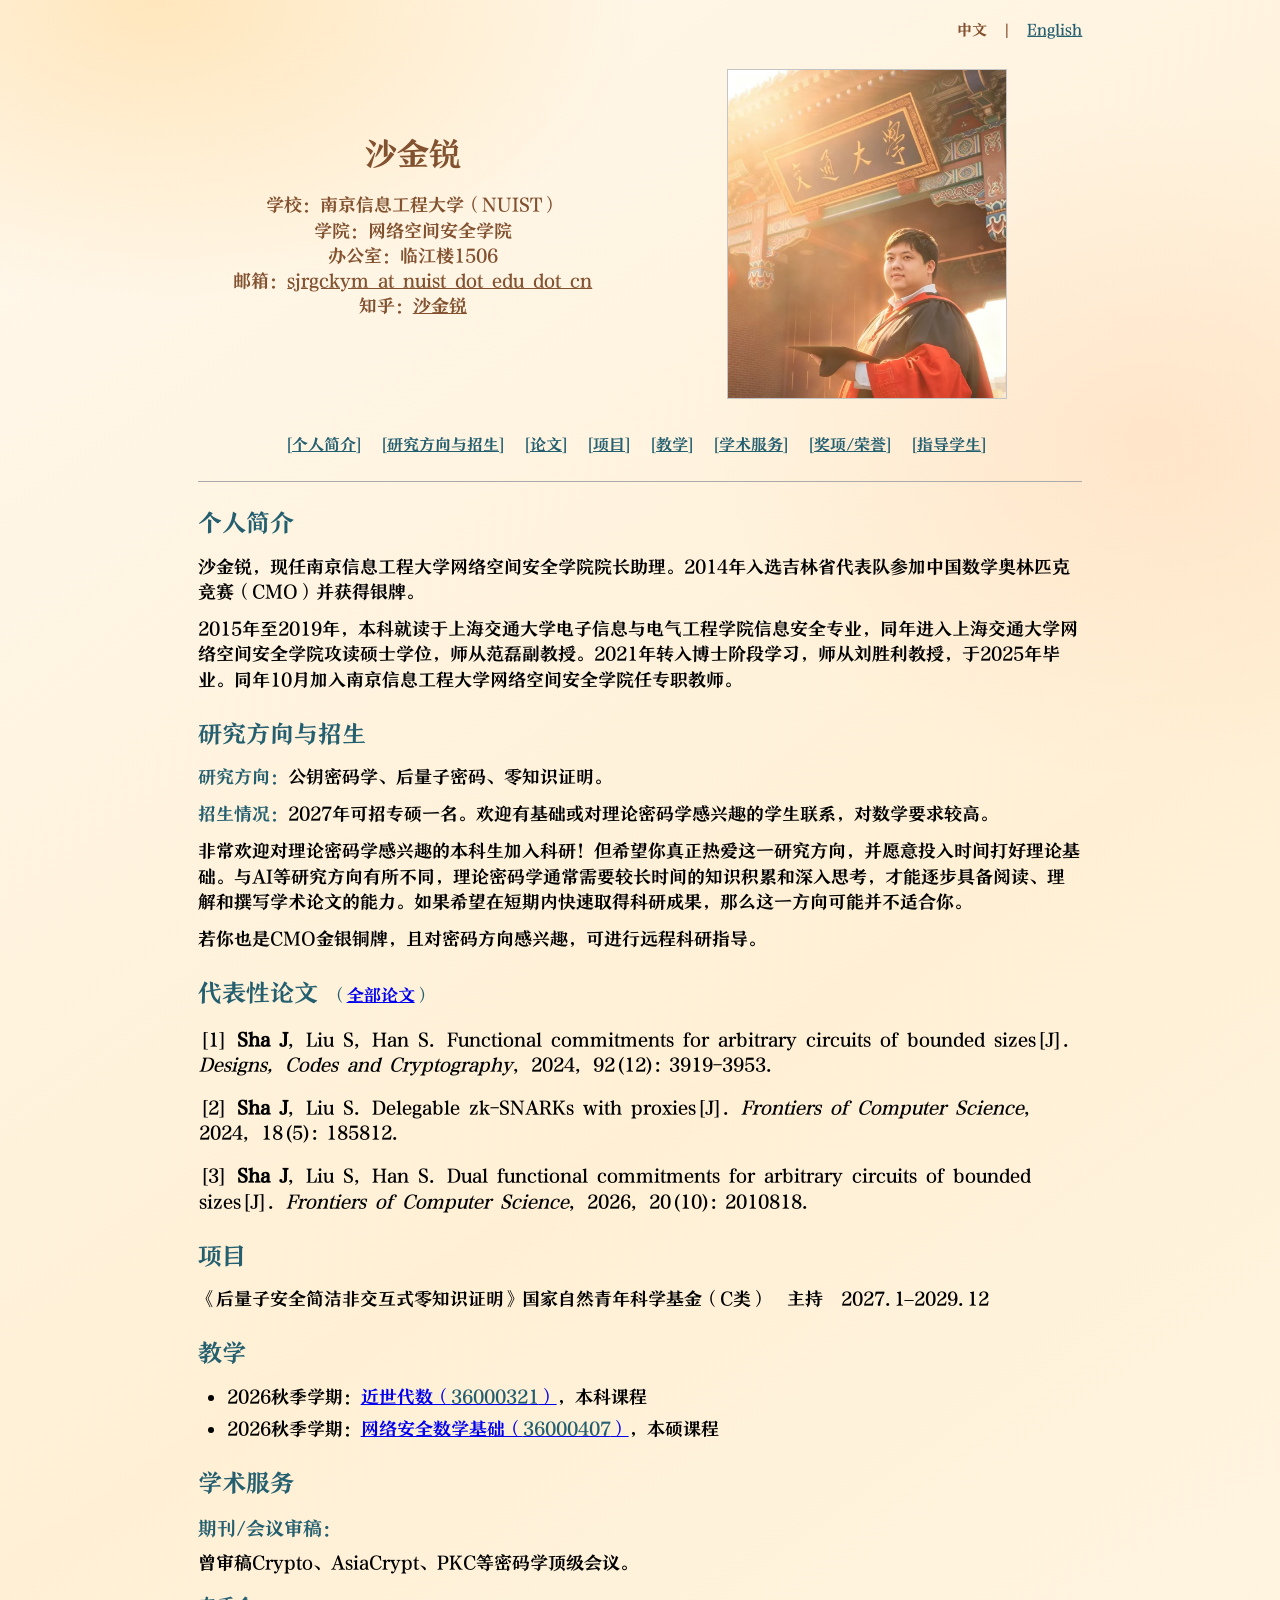
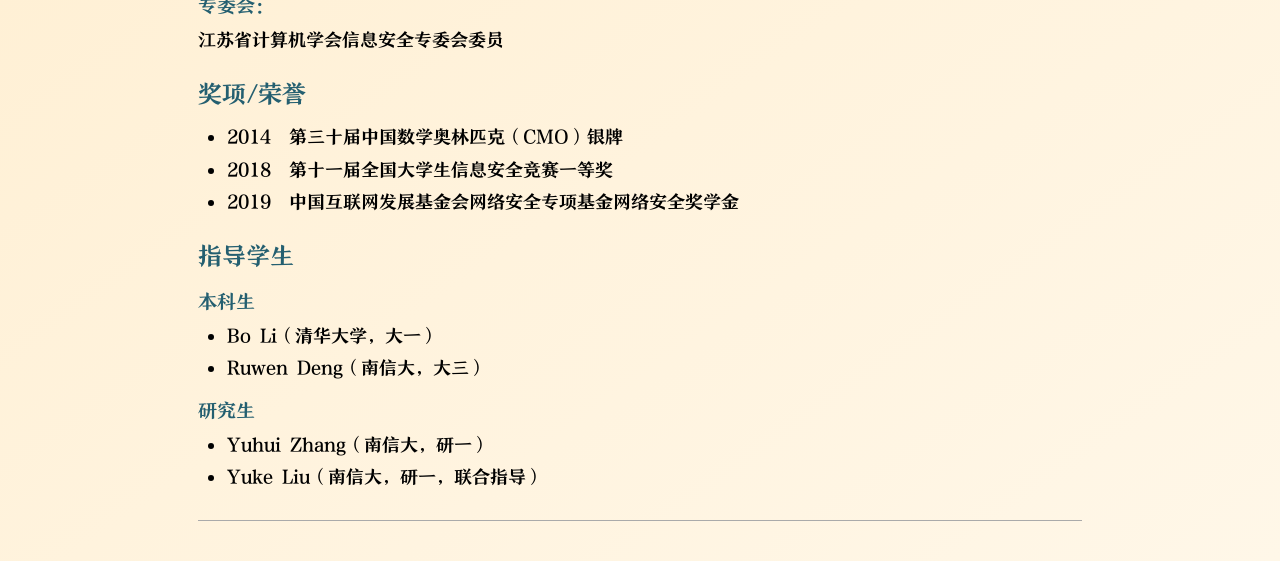
<file: index.html>
<!doctype html>
<html lang="zh-CN">
<head>
  <meta charset="UTF-8">
  <meta name="viewport" content="width=device-width, initial-scale=1">
  <meta name="description" content="sjrGCkym 的中文学术主页：个人简介、研究方向、论文、教学与学术服务。">
  <title>学术主页 · sjrGCkym</title>
  <link rel="canonical" href="https://sjrgckym.github.io/">
  <link rel="alternate" hreflang="zh-CN" href="https://sjrgckym.github.io/">
  <link rel="alternate" hreflang="en" href="https://sjrgckym.github.io/en.html">
  <style>
* { box-sizing: border-box; }
html { scroll-padding-top: 16px; }
body { margin: 8px; background: #fff7e8; color: #000; font-family: "Times New Roman", "Songti SC", SimSun, serif; font-size: 18px; line-height: 1.4; }
.page { width: 70%; margin: 18px auto 40px; }
a { color: #0000ee; text-decoration: underline; text-underline-offset: 1px; }
a:visited { color: #0000ee; }
a:hover { color: #c00000; }
a:focus-visible { outline: 2px solid #0000cc; outline-offset: 4px; }
h1, h2, h3, p { margin-top: 0; }
h1 { margin-bottom: 19px; font-size: 32px; line-height: 1.3; font-weight: bold; }
.profile { display: grid; grid-template-columns: 1fr 1fr; align-items: center; gap: 24px; min-height: 360px; padding-bottom: 12px; }
.profile-text { text-align: center; font-family: Arial, "Noto Sans SC", "Microsoft YaHei", sans-serif; font-weight: bold; }
.profile-text p { margin: 16px 0; line-height: 1.4; }
.position { font-size: 22px; }
.affiliation { margin-bottom: 19px !important; }
.portrait { display: block; justify-self: center; width: min(280px, 100%); height: auto; border: 1px solid #c4c4c4; }
.nav { line-height: 1.9; margin: 10px 0 21px; font-size: 16px; font-weight: bold; text-align: center; }
.nav span { display: inline-block; margin-right: 7px; white-space: nowrap; }
.section { margin-bottom: 25px; }
h2 { margin: 0 0 15px; font-size: 24px; line-height: 1.35; font-weight: bold; }
h3 { margin: 16px 0 8px; font-size: 19px; line-height: 1.45; font-weight: bold; }
p { margin-bottom: 12px; }
ul { padding-left: 28px; margin: 8px 0 13px; }
li { padding-left: 1px; margin-bottom: 7px; }
.publications li { margin-bottom: 18px; }
.placeholder { color: #333; }
.template-note { font-size: 13px; color: #777; margin-top: 11px; }
.section-link { font-size: 17px; font-weight: normal; }
.publication-title { font-weight: normal; }
.paper-links { color: #666; white-space: nowrap; font-size: 15px; }
.subpage-header { margin-bottom: 28px; }
.subpage-header h1 { margin-bottom: 15px; font-size: 31px; }
.subpage-header p { margin-bottom: 8px; }
.student-list { max-width: 770px; }
hr { margin: 30px 0 0; height: 1px; border: 0; background: #aaa; }
.top-rule { margin: 0 0 25px; }
.skip { position: absolute; top: -80px; left: 10px; background: #fff7e8; padding: 6px; }
.skip:focus { top: 10px; }
@media (max-width: 900px) { .page { width: 88%; } }
@media (max-width: 650px) {
  body { font-size: 16px; line-height: 1.7; }
  .page { width: calc(100% - 24px); margin-top: 24px; }
  .profile { grid-template-columns: minmax(0, 1fr) 112px; gap: 20px; min-height: 0; align-items: center; padding-bottom: 10px; }
  h1 { font-size: 29px; }
  .portrait { width: 112px; height: auto; }
  .profile-text { min-width: 0; }
  .profile-text p { font-size: 14px; overflow-wrap: anywhere; }
  .profile-text .position { font-size: 16px; }
  .nav { font-size: 15px; margin-bottom: 22px; }
  .nav span { margin-right: 6px; }
  h2 { font-size: 23px; }
  .section-link { font-size: 15px; }
  ul { padding-left: 22px; }
  .paper-links { white-space: normal; }
}
@media (max-width: 360px) { .profile { gap: 12px; grid-template-columns: minmax(0, 1fr) 88px; } .portrait { width: 88px; height: auto; } h1 { font-size: 25px; } }
@media print { body { font-size: 12pt; } .page { width: 100%; margin: 0; } .nav, .skip { display: none; } .section { break-inside: avoid; } a { color: #111; } }

.language-switch { margin: 0 0 18px; text-align: right; font-size: 15px; line-height: 1.6; color: #82512f; }
.language-switch a, .language-switch a:visited { color: #245f70; }
.language-switch a:hover { color: #a45628; }
@media print { .language-switch { display: none; } }
</style>
  <link rel="stylesheet" href="theme.css">
</head>
<body>
  <a class="skip" href="#main">跳到主要内容</a>
  <main class="page" id="main"><nav class="language-switch" aria-label="语言">
    <span lang="zh-CN" aria-current="page">中文</span> &nbsp;|&nbsp; <a href="./en.html" lang="en" hreflang="en">English</a>
  </nav>
  <!-- 顶部个人信息：替换为你的姓名、职位、机构和联系方式。 -->
  <header class="profile">
    <div class="profile-text">
      <h1>沙金锐</h1>
      <p>学校：南京信息工程大学（NUIST）<br>
        学院：网络空间安全学院<br>
        办公室：临江楼1506<br>
        邮箱：<a href="mailto:sjrgckym@nuist.edu.cn">sjrgckym at nuist dot edu dot cn</a><br>
        知乎：<a href="https://www.zhihu.com/people/gang-cheng-35-97" target="_blank" rel="noopener noreferrer">沙金锐</a></p>
    </div>
    <img class="portrait" src="./portrait.jpg" alt="沙金锐的照片" width="960" height="1130" decoding="async">
  </header>
  <nav class="nav" aria-label="学术主页导航">
  <span>[<a href="./index.html#biography">个人简介</a>]</span>
  <span>[<a href="./index.html#research">研究方向与招生</a>]</span>
  <span>[<a href="./index.html#publications">论文</a>]</span>
  <span>[<a href="./index.html#projects">项目</a>]</span>
  <span>[<a href="./index.html#teaching">教学</a>]</span>
  <span>[<a href="./index.html#activities">学术服务</a>]</span>
  <span>[<a href="./index.html#honors">奖项/荣誉</a>]</span>
  <span>[<a href="./index.html#students">指导学生</a>]</span>
</nav>
  <hr class="top-rule">
  <section class="section" id="biography" aria-labelledby="biography-title">
    <h2 id="biography-title">个人简介</h2>
    <p>沙金锐，现任南京信息工程大学网络空间安全学院院长助理。2014年入选吉林省代表队参加中国数学奥林匹克竞赛（CMO）并获得银牌。</p>
    <p>2015年至2019年，本科就读于上海交通大学电子信息与电气工程学院信息安全专业，同年进入上海交通大学网络空间安全学院攻读硕士学位，师从范磊副教授。2021年转入博士阶段学习，师从刘胜利教授，于2025年毕业。同年10月加入南京信息工程大学网络空间安全学院任专职教师。</p>
  </section>
  <section class="section" id="research" aria-labelledby="research-title">
    <h2 id="research-title">研究方向与招生</h2>
    <p><strong>研究方向：</strong>公钥密码学、后量子密码、零知识证明。</p>
    <p><strong>招生情况：</strong>2027年可招专硕一名。欢迎有基础或对理论密码学感兴趣的学生联系，对数学要求较高。</p>
    <p>非常欢迎对理论密码学感兴趣的本科生加入科研！但希望你真正热爱这一研究方向，并愿意投入时间打好理论基础。与AI等研究方向有所不同，理论密码学通常需要较长时间的知识积累和深入思考，才能逐步具备阅读、理解和撰写学术论文的能力。如果希望在短期内快速取得科研成果，那么这一方向可能并不适合你。</p>
    <p>若你也是CMO金银铜牌，且对密码方向感兴趣，可进行远程科研指导。</p>
  </section>
  <section class="section" id="publications" aria-labelledby="publications-title">
    <h2 id="publications-title">代表性论文 <span class="section-link">（<a href="https://scholar.google.com/citations?hl=zh-CN&amp;view_op=list_works&amp;gmla=AERr9JFJ6qGzARHG_Pr7F_7odMtqRGB-jhNsn3M-tR38z9oI5iag7u_27ZMmzQDg-iELYtJHOiuKSDAGJTwD9jATD5dr2tmwfLRWMkAosNjeAMdPfaZp_1U0ADpVCGNDgEc&amp;user=MrEx5iwAAAAJ" target="_blank" rel="noopener noreferrer">全部论文</a>）</span></h2>
    <ol class="publications" style="list-style: none; padding-left: 0;">
  <li>[1] <strong style="font-weight: 700; color: inherit;">Sha J</strong>, Liu S, Han S. Functional commitments for arbitrary circuits of bounded sizes[J]. <em>Designs, Codes and Cryptography</em>, 2024, 92(12): 3919-3953.</li>
  <li>[2] <strong style="font-weight: 700; color: inherit;">Sha J</strong>, Liu S. Delegable zk-SNARKs with proxies[J]. <em>Frontiers of Computer Science</em>, 2024, 18(5): 185812.</li>
  <li>[3] <strong style="font-weight: 700; color: inherit;">Sha J</strong>, Liu S, Han S. Dual functional commitments for arbitrary circuits of bounded sizes[J]. <em>Frontiers of Computer Science</em>, 2026, 20(10): 2010818.</li>
</ol>
  </section>
  <section class="section" id="projects" aria-labelledby="projects-title">
    <h2 id="projects-title">项目</h2>
    <p>《后量子安全简洁非交互式零知识证明》国家自然青年科学基金（C类）&nbsp; 主持&nbsp; 2027.1–2029.12</p>
  </section>
  <section class="section" id="teaching" aria-labelledby="teaching-title">
    <h2 id="teaching-title">教学</h2>
    <ul>
      <li>2026秋季学期：<a href="./courses/36000321/">近世代数（<strong>36000321</strong>）</a>，本科课程</li>
      <li>2026秋季学期：<a href="./courses/36000407/">网络安全数学基础（<strong>36000407</strong>）</a>，本硕课程</li>
    </ul>
  </section>
  <section class="section" id="activities" aria-labelledby="activities-title">
    <h2 id="activities-title">学术服务</h2>
    <h3>期刊/会议审稿：</h3>
    <p>曾审稿Crypto、AsiaCrypt、PKC等密码学顶级会议。</p>
    <h3>专委会：</h3>
    <p>江苏省计算机学会信息安全专委会委员</p>
  </section>
  <section class="section" id="honors" aria-labelledby="honors-title">
    <h2 id="honors-title">奖项/荣誉</h2>
    <ul>
      <li>2014&nbsp; 第三十届中国数学奥林匹克（CMO）银牌</li>
      <li>2018&nbsp; 第十一届全国大学生信息安全竞赛一等奖</li>
      <li>2019&nbsp; 中国互联网发展基金会网络安全专项基金网络安全奖学金</li>
    </ul>
  </section>
  <section class="section" id="students" aria-labelledby="students-title">
    <h2 id="students-title">指导学生</h2>
    <h3>本科生</h3>
    <ul>
      <li>Bo Li（清华大学，大一）</li>
      <li>Ruwen Deng（南信大，大三）</li>
    </ul>
    <h3>研究生</h3>
    <ul>
      <li>Yuhui Zhang（南信大，研一）</li>
      <li>Yuke Liu（南信大，研一，联合指导）</li>
    </ul>
  </section>
    <hr>
  </main>
</body>
</html>
</file>
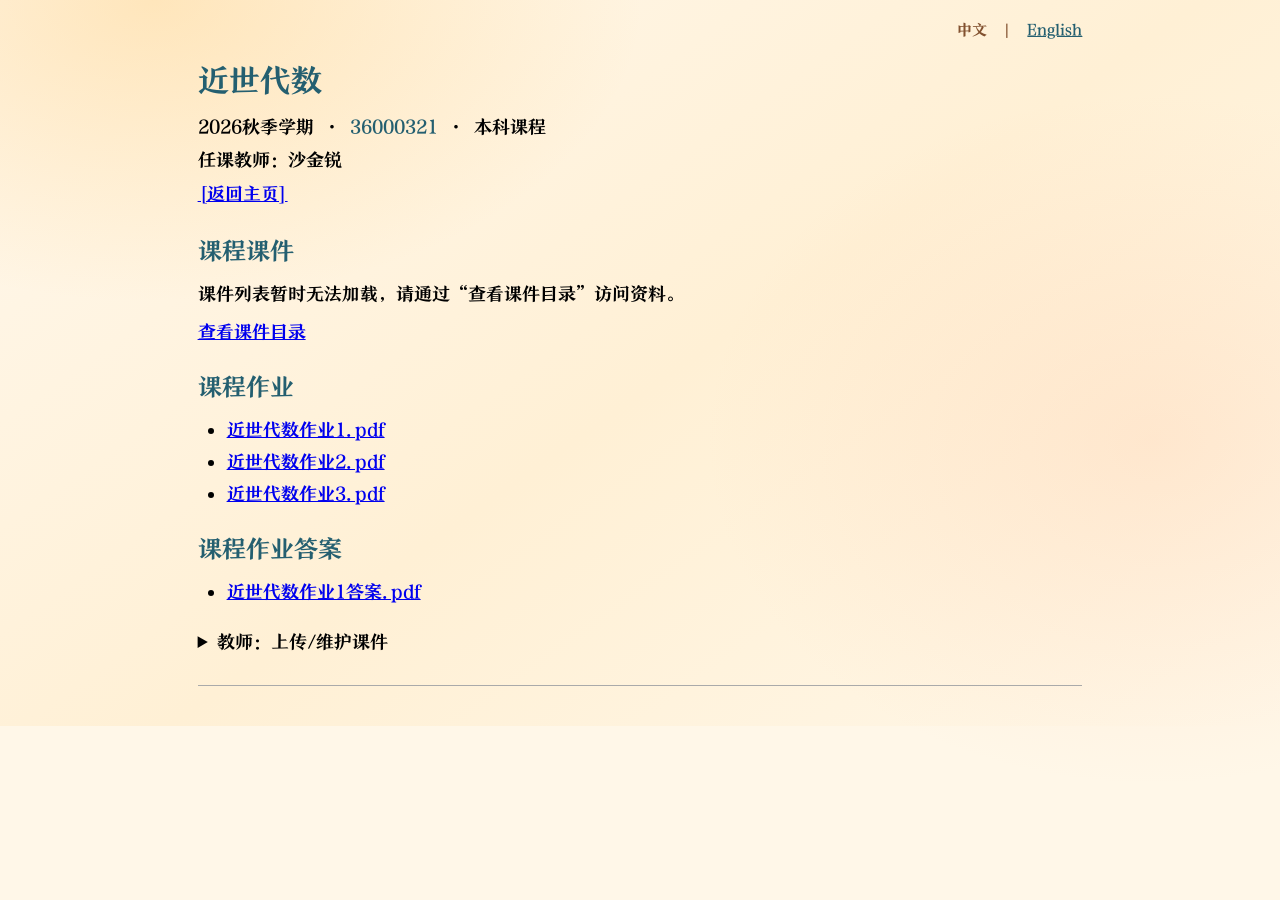
<file: courses/36000321/index.html>
<!doctype html>
<html lang="zh-CN">
<head>
  <meta charset="UTF-8">
  <meta name="viewport" content="width=device-width, initial-scale=1">
  <meta name="description" content="sjrGCkym 的中文学术主页：个人简介、研究方向、论文、教学与学术服务。">
  <title>近世代数 · sjrGCkym</title>
  <link rel="canonical" href="https://sjrgckym.github.io/courses/36000321/index.html">
  <link rel="alternate" hreflang="zh-CN" href="https://sjrgckym.github.io/courses/36000321/index.html">
  <link rel="alternate" hreflang="en" href="https://sjrgckym.github.io/courses/36000321/en.html">
  <style>
* { box-sizing: border-box; }
html { scroll-padding-top: 16px; }
body { margin: 8px; background: #fff7e8; color: #000; font-family: "Times New Roman", "Songti SC", SimSun, serif; font-size: 18px; line-height: 1.4; }
.page { width: 70%; margin: 18px auto 40px; }
a { color: #0000ee; text-decoration: underline; text-underline-offset: 1px; }
a:visited { color: #0000ee; }
a:hover { color: #c00000; }
a:focus-visible { outline: 2px solid #0000cc; outline-offset: 4px; }
h1, h2, h3, p { margin-top: 0; }
h1 { margin-bottom: 19px; font-size: 32px; line-height: 1.3; font-weight: bold; }
.profile { display: grid; grid-template-columns: 1fr 1fr; align-items: center; gap: 24px; min-height: 360px; padding-bottom: 12px; }
.profile-text { text-align: center; font-family: Arial, "Noto Sans SC", "Microsoft YaHei", sans-serif; font-weight: bold; }
.profile-text p { margin: 16px 0; line-height: 1.4; }
.position { font-size: 22px; }
.affiliation { margin-bottom: 19px !important; }
.portrait { display: block; justify-self: center; width: min(280px, 100%); height: auto; border: 1px solid #c4c4c4; }
.nav { line-height: 1.9; margin: 10px 0 21px; font-size: 16px; font-weight: bold; text-align: center; }
.nav span { display: inline-block; margin-right: 7px; white-space: nowrap; }
.section { margin-bottom: 25px; }
h2 { margin: 0 0 15px; font-size: 24px; line-height: 1.35; font-weight: bold; }
h3 { margin: 16px 0 8px; font-size: 19px; line-height: 1.45; font-weight: bold; }
p { margin-bottom: 12px; }
ul { padding-left: 28px; margin: 8px 0 13px; }
li { padding-left: 1px; margin-bottom: 7px; }
.publications li { margin-bottom: 18px; }
.placeholder { color: #333; }
.template-note { font-size: 13px; color: #777; margin-top: 11px; }
.section-link { font-size: 17px; font-weight: normal; }
.publication-title { font-weight: normal; }
.paper-links { color: #666; white-space: nowrap; font-size: 15px; }
.subpage-header { margin-bottom: 28px; }
.subpage-header h1 { margin-bottom: 15px; font-size: 31px; }
.subpage-header p { margin-bottom: 8px; }
.student-list { max-width: 770px; }
hr { margin: 30px 0 0; height: 1px; border: 0; background: #aaa; }
.top-rule { margin: 0 0 25px; }
.skip { position: absolute; top: -80px; left: 10px; background: #fff7e8; padding: 6px; }
.skip:focus { top: 10px; }
@media (max-width: 900px) { .page { width: 88%; } }
@media (max-width: 650px) {
  body { font-size: 16px; line-height: 1.7; }
  .page { width: calc(100% - 24px); margin-top: 24px; }
  .profile { grid-template-columns: minmax(0, 1fr) 112px; gap: 20px; min-height: 0; align-items: center; padding-bottom: 10px; }
  h1 { font-size: 29px; }
  .portrait { width: 112px; height: auto; }
  .profile-text { min-width: 0; }
  .profile-text p { font-size: 14px; overflow-wrap: anywhere; }
  .profile-text .position { font-size: 16px; }
  .nav { font-size: 15px; margin-bottom: 22px; }
  .nav span { margin-right: 6px; }
  h2 { font-size: 23px; }
  .section-link { font-size: 15px; }
  ul { padding-left: 22px; }
  .paper-links { white-space: normal; }
}
@media (max-width: 360px) { .profile { gap: 12px; grid-template-columns: minmax(0, 1fr) 88px; } .portrait { width: 88px; height: auto; } h1 { font-size: 25px; } }
@media print { body { font-size: 12pt; } .page { width: 100%; margin: 0; } .nav, .skip { display: none; } .section { break-inside: avoid; } a { color: #111; } }

.language-switch { margin: 0 0 18px; text-align: right; font-size: 15px; line-height: 1.6; color: #82512f; }
.language-switch a, .language-switch a:visited { color: #245f70; }
.language-switch a:hover { color: #a45628; }
@media print { .language-switch { display: none; } }
</style>
  <link rel="stylesheet" href="../../theme.css">
</head>
<body>
  <a class="skip" href="#main">跳到主要内容</a>
  <main class="page" id="main"><nav class="language-switch" aria-label="语言">
    <span lang="zh-CN" aria-current="page">中文</span> &nbsp;|&nbsp; <a href="./en.html" lang="en" hreflang="en">English</a>
  </nav>
  <header class="subpage-header">
    <h1>近世代数</h1>
    <p>2026秋季学期 · <strong>36000321</strong> · 本科课程</p>
    <p>任课教师：沙金锐</p>
    <p><a href="../../index.html#teaching">[返回主页]</a></p>
  </header>
  <section class="section" aria-labelledby="materials-title">
    <h2 id="materials-title">课程课件</h2>
    <p id="materials-status" role="status" aria-live="polite">可通过下方链接查看课件目录。</p>
    <ul id="materials-list"></ul>
    <p><a href="https://github.com/sjrGCkym/sjrGCkym.github.io/tree/master/courses/36000321" target="_blank" rel="noopener noreferrer">查看课件目录</a></p>
    <noscript><p>当前浏览器未启用 JavaScript，请在课件目录中打开所需文件。</p></noscript>
  </section>
  <section class="section" id="assignments" aria-labelledby="assignments-title">
    <h2 id="assignments-title">课程作业</h2>
    <ul>
      <li><a href="./assignments/%E8%BF%91%E4%B8%96%E4%BB%A3%E6%95%B0%E4%BD%9C%E4%B8%9A1.pdf" download="近世代数作业1.pdf">近世代数作业1.pdf</a></li>
      <li><a href="./assignments/%E8%BF%91%E4%B8%96%E4%BB%A3%E6%95%B0%E4%BD%9C%E4%B8%9A2.pdf" download="近世代数作业2.pdf">近世代数作业2.pdf</a></li>
      <li><a href="./assignments/%E8%BF%91%E4%B8%96%E4%BB%A3%E6%95%B0%E4%BD%9C%E4%B8%9A3.pdf" download="近世代数作业3.pdf">近世代数作业3.pdf</a></li>
    </ul>
  </section>
  <section class="section" id="answers" aria-labelledby="answers-title">
    <h2 id="answers-title">课程作业答案</h2>
    <ul>
      <li><a href="./answers/%E8%BF%91%E4%B8%96%E4%BB%A3%E6%95%B0%E4%BD%9C%E4%B8%9A1%E7%AD%94%E6%A1%88.pdf" download="近世代数作业1答案.pdf">近世代数作业1答案.pdf</a></li>
    </ul>
  </section>
  <details>
    <summary>教师：上传/维护课件</summary>
    <p>登录 GitHub 后，点击<a href="https://github.com/sjrGCkym/sjrGCkym.github.io/upload/master/courses/36000321" target="_blank" rel="noopener noreferrer">上传课件</a>，选择 PPT、PPTX 或 PDF 文件，再点击 Commit changes 提交。发布完成后，课件会自动出现在本页。</p>
    <p>建议按章节命名，例如“01-课程介绍.pptx”，列表按文件名排序。更新同名文件时，重新上传并提交即可。</p>
  </details>
  <script>
  (async () => {
    const status = window.document.getElementById('materials-status');
    const list = window.document.getElementById('materials-list');
    const controller = new AbortController();
    const timeout = setTimeout(() => controller.abort(), 10000);
    status.textContent = "正在加载课件列表…";
    try {
      const response = await fetch('https://api.github.com/repos/sjrGCkym/sjrGCkym.github.io/contents/courses/36000321?ref=master', {
        headers: { Accept: 'application/vnd.github+json' },
        signal: controller.signal
      });
      if (!response.ok) throw new Error('Unable to load materials');
      const entries = await response.json();
      if (!Array.isArray(entries)) throw new Error('Unexpected response');
      const files = entries.filter(file => file.type === 'file' && /\.(pptx?|pdf)$/i.test(file.name));
      files.sort((a, b) => a.name.localeCompare(b.name, 'zh-CN', { numeric: true }));
      for (const file of files) {
        const item = window.document.createElement('li');
        const link = window.document.createElement('a');
        link.href = './' + encodeURIComponent(file.name);
        link.textContent = file.name;
        link.setAttribute('download', file.name);
        item.appendChild(link);
        list.appendChild(item);
      }
      status.textContent = files.length ? "点击文件名下载课件。" : "课件尚未上传。";
    } catch {
      status.textContent = "课件列表暂时无法加载，请通过“查看课件目录”访问资料。";
    } finally {
      clearTimeout(timeout);
    }
  })();
  </script>
    <hr>
  </main>
</body>
</html>
</file>
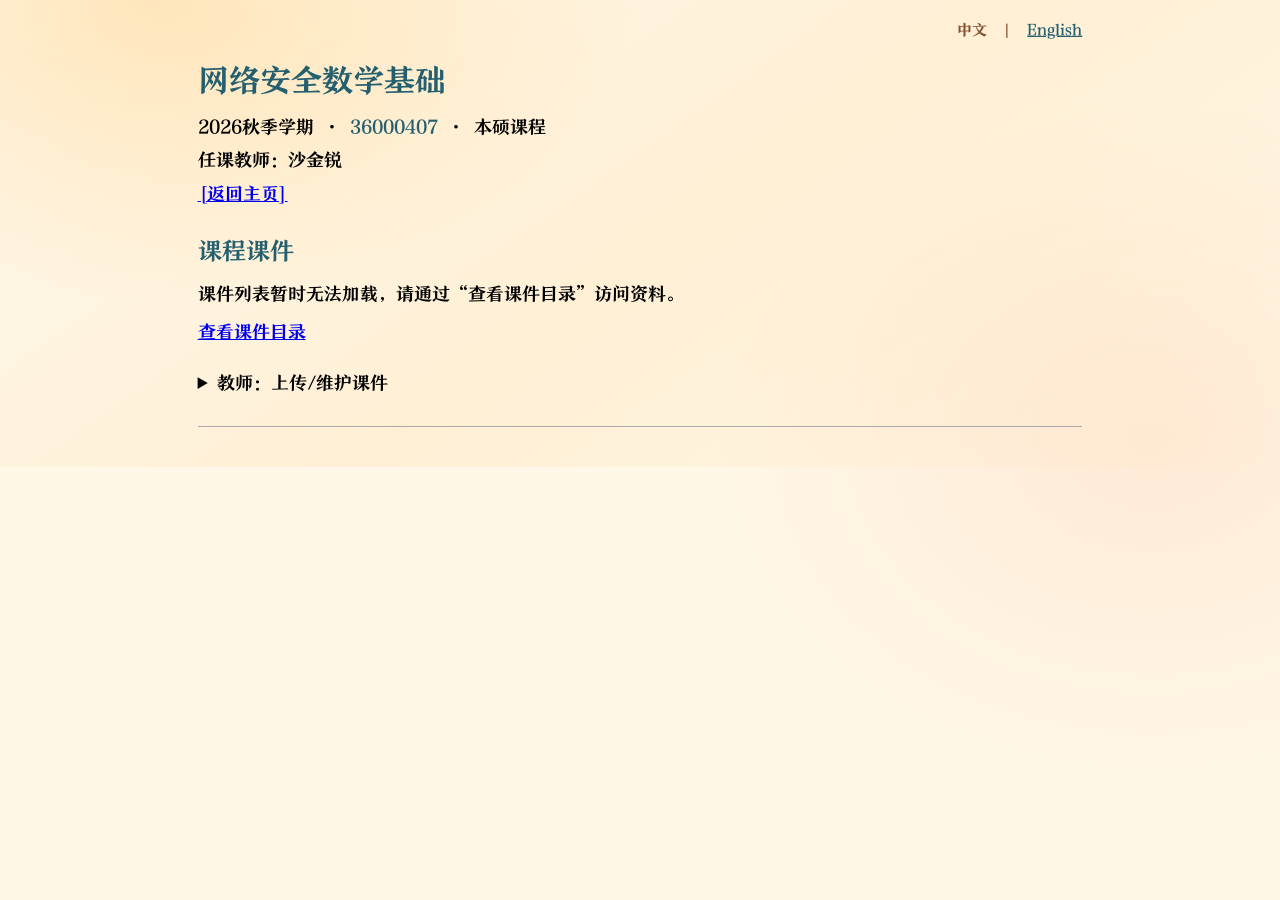
<file: courses/36000407/index.html>
<!doctype html>
<html lang="zh-CN">
<head>
  <meta charset="UTF-8">
  <meta name="viewport" content="width=device-width, initial-scale=1">
  <meta name="description" content="sjrGCkym 的中文学术主页：个人简介、研究方向、论文、教学与学术服务。">
  <title>网络安全数学基础 · sjrGCkym</title>
  <link rel="canonical" href="https://sjrgckym.github.io/courses/36000407/index.html">
  <link rel="alternate" hreflang="zh-CN" href="https://sjrgckym.github.io/courses/36000407/index.html">
  <link rel="alternate" hreflang="en" href="https://sjrgckym.github.io/courses/36000407/en.html">
  <style>
* { box-sizing: border-box; }
html { scroll-padding-top: 16px; }
body { margin: 8px; background: #fff7e8; color: #000; font-family: "Times New Roman", "Songti SC", SimSun, serif; font-size: 18px; line-height: 1.4; }
.page { width: 70%; margin: 18px auto 40px; }
a { color: #0000ee; text-decoration: underline; text-underline-offset: 1px; }
a:visited { color: #0000ee; }
a:hover { color: #c00000; }
a:focus-visible { outline: 2px solid #0000cc; outline-offset: 4px; }
h1, h2, h3, p { margin-top: 0; }
h1 { margin-bottom: 19px; font-size: 32px; line-height: 1.3; font-weight: bold; }
.profile { display: grid; grid-template-columns: 1fr 1fr; align-items: center; gap: 24px; min-height: 360px; padding-bottom: 12px; }
.profile-text { text-align: center; font-family: Arial, "Noto Sans SC", "Microsoft YaHei", sans-serif; font-weight: bold; }
.profile-text p { margin: 16px 0; line-height: 1.4; }
.position { font-size: 22px; }
.affiliation { margin-bottom: 19px !important; }
.portrait { display: block; justify-self: center; width: min(280px, 100%); height: auto; border: 1px solid #c4c4c4; }
.nav { line-height: 1.9; margin: 10px 0 21px; font-size: 16px; font-weight: bold; text-align: center; }
.nav span { display: inline-block; margin-right: 7px; white-space: nowrap; }
.section { margin-bottom: 25px; }
h2 { margin: 0 0 15px; font-size: 24px; line-height: 1.35; font-weight: bold; }
h3 { margin: 16px 0 8px; font-size: 19px; line-height: 1.45; font-weight: bold; }
p { margin-bottom: 12px; }
ul { padding-left: 28px; margin: 8px 0 13px; }
li { padding-left: 1px; margin-bottom: 7px; }
.publications li { margin-bottom: 18px; }
.placeholder { color: #333; }
.template-note { font-size: 13px; color: #777; margin-top: 11px; }
.section-link { font-size: 17px; font-weight: normal; }
.publication-title { font-weight: normal; }
.paper-links { color: #666; white-space: nowrap; font-size: 15px; }
.subpage-header { margin-bottom: 28px; }
.subpage-header h1 { margin-bottom: 15px; font-size: 31px; }
.subpage-header p { margin-bottom: 8px; }
.student-list { max-width: 770px; }
hr { margin: 30px 0 0; height: 1px; border: 0; background: #aaa; }
.top-rule { margin: 0 0 25px; }
.skip { position: absolute; top: -80px; left: 10px; background: #fff7e8; padding: 6px; }
.skip:focus { top: 10px; }
@media (max-width: 900px) { .page { width: 88%; } }
@media (max-width: 650px) {
  body { font-size: 16px; line-height: 1.7; }
  .page { width: calc(100% - 24px); margin-top: 24px; }
  .profile { grid-template-columns: minmax(0, 1fr) 112px; gap: 20px; min-height: 0; align-items: center; padding-bottom: 10px; }
  h1 { font-size: 29px; }
  .portrait { width: 112px; height: auto; }
  .profile-text { min-width: 0; }
  .profile-text p { font-size: 14px; overflow-wrap: anywhere; }
  .profile-text .position { font-size: 16px; }
  .nav { font-size: 15px; margin-bottom: 22px; }
  .nav span { margin-right: 6px; }
  h2 { font-size: 23px; }
  .section-link { font-size: 15px; }
  ul { padding-left: 22px; }
  .paper-links { white-space: normal; }
}
@media (max-width: 360px) { .profile { gap: 12px; grid-template-columns: minmax(0, 1fr) 88px; } .portrait { width: 88px; height: auto; } h1 { font-size: 25px; } }
@media print { body { font-size: 12pt; } .page { width: 100%; margin: 0; } .nav, .skip { display: none; } .section { break-inside: avoid; } a { color: #111; } }

.language-switch { margin: 0 0 18px; text-align: right; font-size: 15px; line-height: 1.6; color: #82512f; }
.language-switch a, .language-switch a:visited { color: #245f70; }
.language-switch a:hover { color: #a45628; }
@media print { .language-switch { display: none; } }
</style>
  <link rel="stylesheet" href="../../theme.css">
</head>
<body>
  <a class="skip" href="#main">跳到主要内容</a>
  <main class="page" id="main"><nav class="language-switch" aria-label="语言">
    <span lang="zh-CN" aria-current="page">中文</span> &nbsp;|&nbsp; <a href="./en.html" lang="en" hreflang="en">English</a>
  </nav>
  <header class="subpage-header">
    <h1>网络安全数学基础</h1>
    <p>2026秋季学期 · <strong>36000407</strong> · 本硕课程</p>
    <p>任课教师：沙金锐</p>
    <p><a href="../../index.html#teaching">[返回主页]</a></p>
  </header>
  <section class="section" aria-labelledby="materials-title">
    <h2 id="materials-title">课程课件</h2>
    <p id="materials-status" role="status" aria-live="polite">可通过下方链接查看课件目录。</p>
    <ul id="materials-list"></ul>
    <p><a href="https://github.com/sjrGCkym/sjrGCkym.github.io/tree/master/courses/36000407" target="_blank" rel="noopener noreferrer">查看课件目录</a></p>
    <noscript><p>当前浏览器未启用 JavaScript，请在课件目录中打开所需文件。</p></noscript>
  </section>
  <details>
    <summary>教师：上传/维护课件</summary>
    <p>登录 GitHub 后，点击<a href="https://github.com/sjrGCkym/sjrGCkym.github.io/upload/master/courses/36000407" target="_blank" rel="noopener noreferrer">上传课件</a>，选择 PPT、PPTX 或 PDF 文件，再点击 Commit changes 提交。发布完成后，课件会自动出现在本页。</p>
    <p>建议按章节命名，例如“01-课程介绍.pptx”，列表按文件名排序。更新同名文件时，重新上传并提交即可。</p>
  </details>
  <script>
  (async () => {
    const status = window.document.getElementById('materials-status');
    const list = window.document.getElementById('materials-list');
    const controller = new AbortController();
    const timeout = setTimeout(() => controller.abort(), 10000);
    status.textContent = "正在加载课件列表…";
    try {
      const response = await fetch('https://api.github.com/repos/sjrGCkym/sjrGCkym.github.io/contents/courses/36000407?ref=master', {
        headers: { Accept: 'application/vnd.github+json' },
        signal: controller.signal
      });
      if (!response.ok) throw new Error('Unable to load materials');
      const entries = await response.json();
      if (!Array.isArray(entries)) throw new Error('Unexpected response');
      const files = entries.filter(file => file.type === 'file' && /\.(pptx?|pdf)$/i.test(file.name));
      files.sort((a, b) => a.name.localeCompare(b.name, 'zh-CN', { numeric: true }));
      for (const file of files) {
        const item = window.document.createElement('li');
        const link = window.document.createElement('a');
        link.href = './' + encodeURIComponent(file.name);
        link.textContent = file.name;
        link.setAttribute('download', file.name);
        item.appendChild(link);
        list.appendChild(item);
      }
      status.textContent = files.length ? "点击文件名下载课件。" : "课件尚未上传。";
    } catch {
      status.textContent = "课件列表暂时无法加载，请通过“查看课件目录”访问资料。";
    } finally {
      clearTimeout(timeout);
    }
  })();
  </script>
    <hr>
  </main>
</body>
</html>
</file>
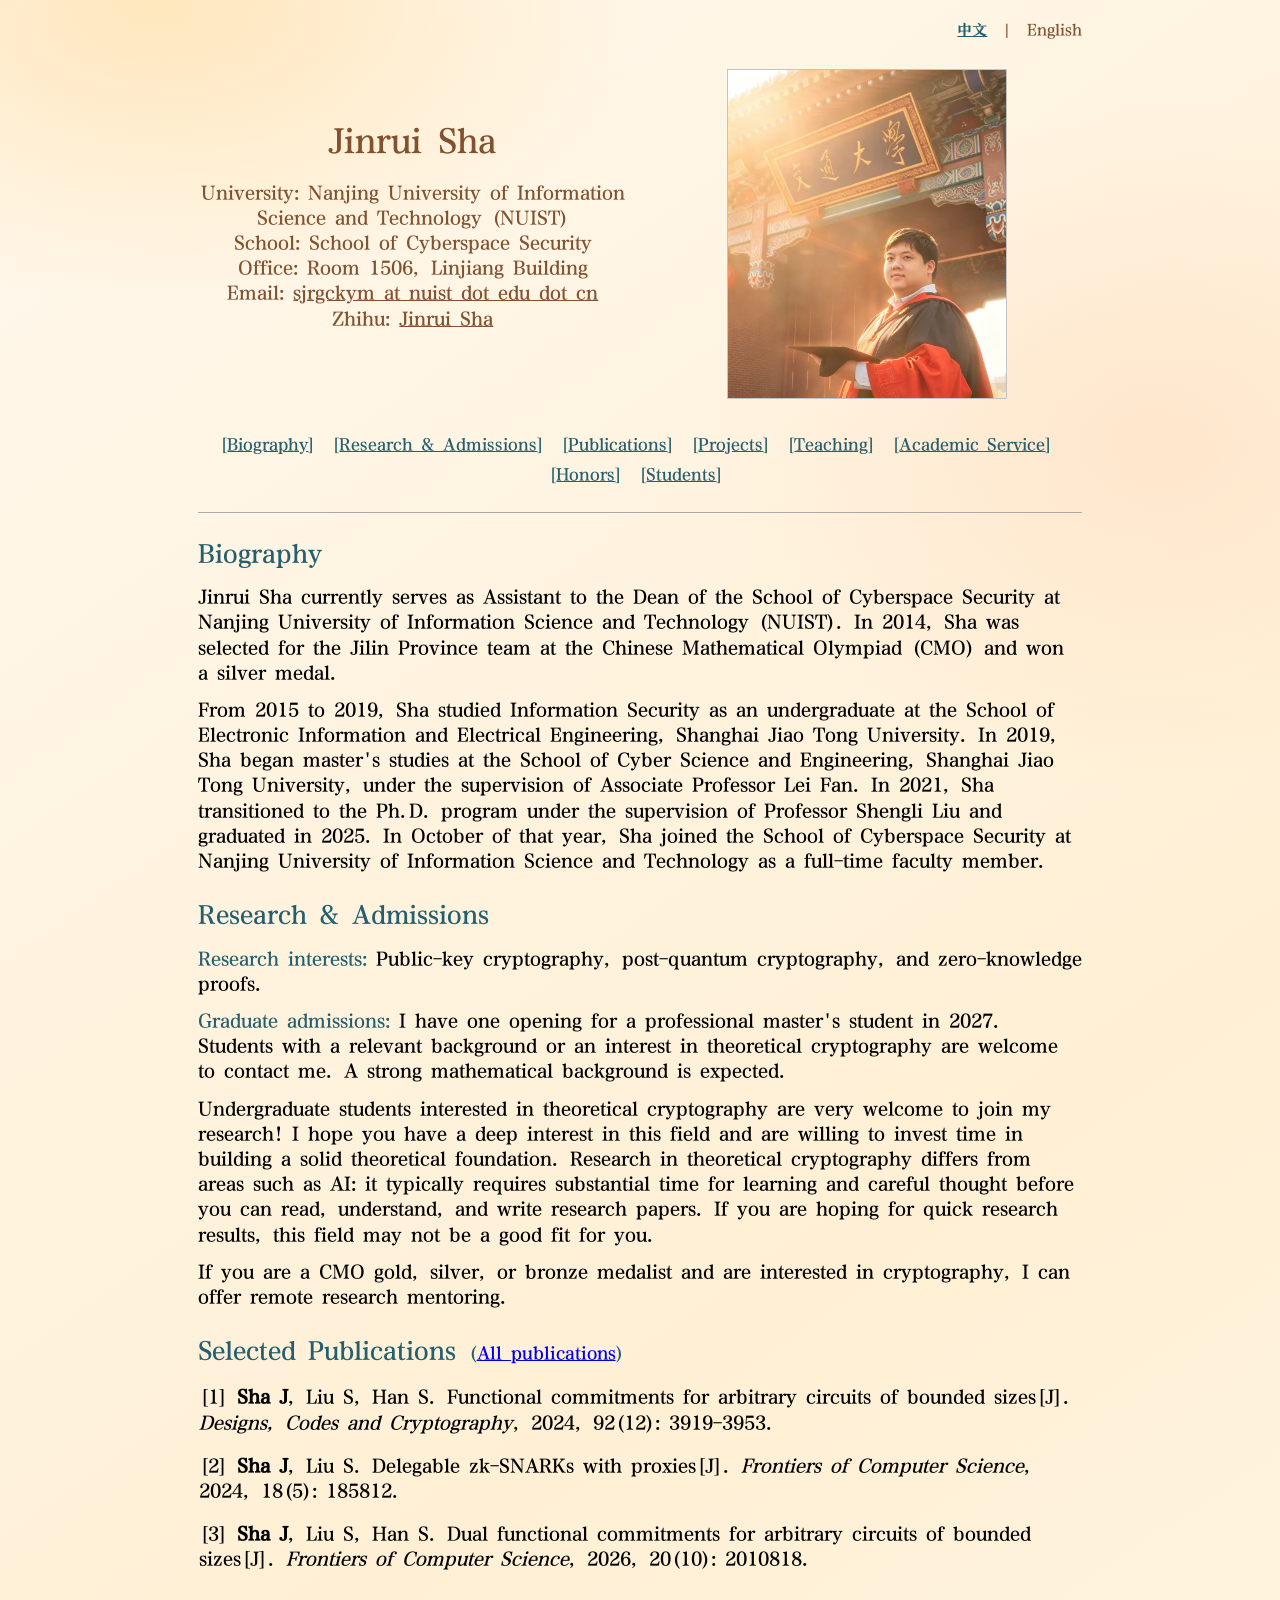
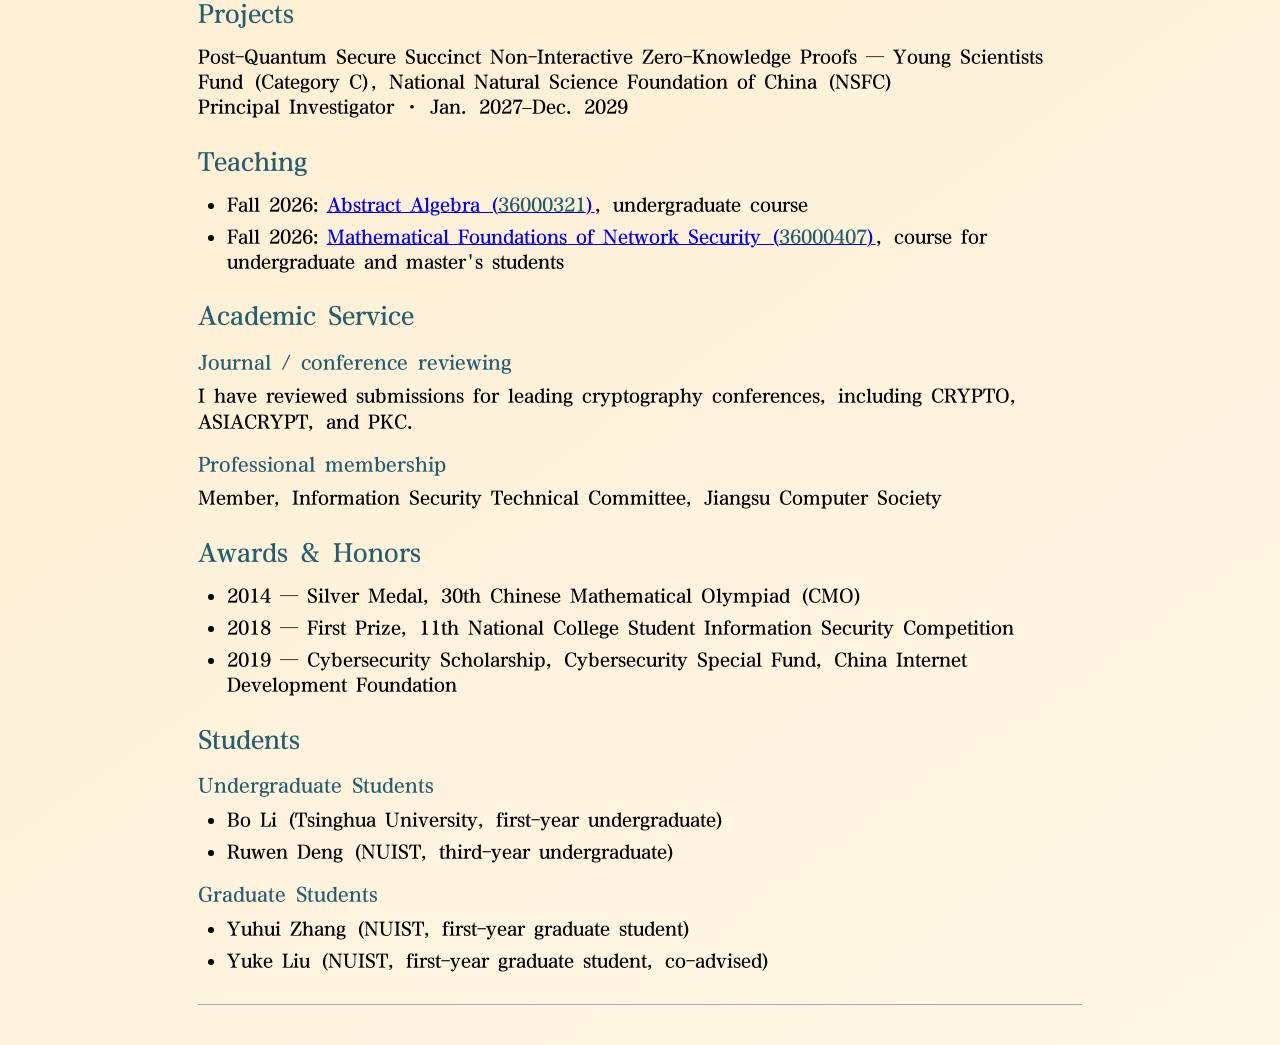
<file: en.html>
<!doctype html>
<html lang="en">
<head>
  <meta charset="UTF-8">
  <meta name="viewport" content="width=device-width, initial-scale=1">
  <meta name="description" content="Jinrui Sha: biography, research in cryptography, publications, teaching, and academic service.">
  <title>Academic Homepage · Jinrui Sha</title>
  <link rel="canonical" href="https://sjrgckym.github.io/en.html">
  <link rel="alternate" hreflang="en" href="https://sjrgckym.github.io/en.html">
  <link rel="alternate" hreflang="zh-CN" href="https://sjrgckym.github.io/">
  <style>
* { box-sizing: border-box; }
html { scroll-padding-top: 16px; }
body { margin: 8px; background: #fff7e8; color: #000; font-family: "Times New Roman", "Songti SC", SimSun, serif; font-size: 18px; line-height: 1.4; }
.page { width: 70%; margin: 18px auto 40px; }
a { color: #0000ee; text-decoration: underline; text-underline-offset: 1px; }
a:visited { color: #0000ee; }
a:hover { color: #c00000; }
a:focus-visible { outline: 2px solid #0000cc; outline-offset: 4px; }
h1, h2, h3, p { margin-top: 0; }
h1 { margin-bottom: 19px; font-size: 32px; line-height: 1.3; font-weight: bold; }
.profile { display: grid; grid-template-columns: 1fr 1fr; align-items: center; gap: 24px; min-height: 360px; padding-bottom: 12px; }
.profile-text { text-align: center; font-family: Arial, "Noto Sans SC", "Microsoft YaHei", sans-serif; font-weight: bold; }
.profile-text p { margin: 16px 0; line-height: 1.4; }
.position { font-size: 22px; }
.affiliation { margin-bottom: 19px !important; }
.portrait { display: block; justify-self: center; width: min(280px, 100%); height: auto; border: 1px solid #c4c4c4; }
.nav { line-height: 1.9; margin: 10px 0 21px; font-size: 16px; font-weight: bold; text-align: center; }
.nav span { display: inline-block; margin-right: 7px; white-space: nowrap; }
.section { margin-bottom: 25px; }
h2 { margin: 0 0 15px; font-size: 24px; line-height: 1.35; font-weight: bold; }
h3 { margin: 16px 0 8px; font-size: 19px; line-height: 1.45; font-weight: bold; }
p { margin-bottom: 12px; }
ul { padding-left: 28px; margin: 8px 0 13px; }
li { padding-left: 1px; margin-bottom: 7px; }
.publications li { margin-bottom: 18px; }
.placeholder { color: #333; }
.template-note { font-size: 13px; color: #777; margin-top: 11px; }
.section-link { font-size: 17px; font-weight: normal; }
.publication-title { font-weight: normal; }
.paper-links { color: #666; white-space: nowrap; font-size: 15px; }
.subpage-header { margin-bottom: 28px; }
.subpage-header h1 { margin-bottom: 15px; font-size: 31px; }
.subpage-header p { margin-bottom: 8px; }
.student-list { max-width: 770px; }
hr { margin: 30px 0 0; height: 1px; border: 0; background: #aaa; }
.top-rule { margin: 0 0 25px; }
.skip { position: absolute; top: -80px; left: 10px; background: #fff7e8; padding: 6px; }
.skip:focus { top: 10px; }
@media (max-width: 900px) { .page { width: 88%; } }
@media (max-width: 650px) {
  body { font-size: 16px; line-height: 1.7; }
  .page { width: calc(100% - 24px); margin-top: 24px; }
  .profile { grid-template-columns: minmax(0, 1fr) 112px; gap: 20px; min-height: 0; align-items: center; padding-bottom: 10px; }
  h1 { font-size: 29px; }
  .portrait { width: 112px; height: auto; }
  .profile-text { min-width: 0; }
  .profile-text p { font-size: 14px; overflow-wrap: anywhere; }
  .profile-text .position { font-size: 16px; }
  .nav { font-size: 15px; margin-bottom: 22px; }
  .nav span { margin-right: 6px; }
  h2 { font-size: 23px; }
  .section-link { font-size: 15px; }
  ul { padding-left: 22px; }
  .paper-links { white-space: normal; }
}
@media (max-width: 360px) { .profile { gap: 12px; grid-template-columns: minmax(0, 1fr) 88px; } .portrait { width: 88px; height: auto; } h1 { font-size: 25px; } }
@media print { body { font-size: 12pt; } .page { width: 100%; margin: 0; } .nav, .skip { display: none; } .section { break-inside: avoid; } a { color: #111; } }

.language-switch { margin: 0 0 18px; text-align: right; font-size: 15px; line-height: 1.6; color: #82512f; }
.language-switch a, .language-switch a:visited { color: #245f70; }
.language-switch a:hover { color: #a45628; }
@media print { .language-switch { display: none; } }
</style>
  <link rel="stylesheet" href="theme.css">
</head>
<body>
  <a class="skip" href="#main">Skip to main content</a>
  <main class="page" id="main"><nav class="language-switch" aria-label="Language">
    <a href="./index.html" lang="zh-CN" hreflang="zh-CN">中文</a> &nbsp;|&nbsp; <span lang="en" aria-current="page">English</span>
  </nav>
  <header class="profile">
    <div class="profile-text">
      <h1>Jinrui Sha</h1>
      <p>University: Nanjing University of Information Science and Technology (NUIST)<br>
        School: School of Cyberspace Security<br>
        Office: Room 1506, Linjiang Building<br>
        Email: <a href="mailto:sjrgckym@nuist.edu.cn">sjrgckym at nuist dot edu dot cn</a><br>
        Zhihu: <a href="https://www.zhihu.com/people/gang-cheng-35-97" target="_blank" rel="noopener noreferrer">Jinrui Sha</a></p>
    </div>
    <img class="portrait" src="./portrait.jpg" alt="Photo of Jinrui Sha" width="960" height="1130" decoding="async">
  </header>
  <nav class="nav" aria-label="Academic homepage navigation">
  <span>[<a href="./en.html#biography">Biography</a>]</span>
  <span>[<a href="./en.html#research">Research &amp; Admissions</a>]</span>
  <span>[<a href="./en.html#publications">Publications</a>]</span>
  <span>[<a href="./en.html#projects">Projects</a>]</span>
  <span>[<a href="./en.html#teaching">Teaching</a>]</span>
  <span>[<a href="./en.html#activities">Academic Service</a>]</span>
  <span>[<a href="./en.html#honors">Honors</a>]</span>
  <span>[<a href="./en.html#students">Students</a>]</span>
</nav>
  <hr class="top-rule">
  <section class="section" id="biography" aria-labelledby="biography-title">
    <h2 id="biography-title">Biography</h2>
    <p>Jinrui Sha currently serves as Assistant to the Dean of the School of Cyberspace Security at Nanjing University of Information Science and Technology (NUIST). In 2014, Sha was selected for the Jilin Province team at the Chinese Mathematical Olympiad (CMO) and won a silver medal.</p>
    <p>From 2015 to 2019, Sha studied Information Security as an undergraduate at the School of Electronic Information and Electrical Engineering, Shanghai Jiao Tong University. In 2019, Sha began master&#39;s studies at the School of Cyber Science and Engineering, Shanghai Jiao Tong University, under the supervision of Associate Professor Lei Fan. In 2021, Sha transitioned to the Ph.D. program under the supervision of Professor Shengli Liu and graduated in 2025. In October of that year, Sha joined the School of Cyberspace Security at Nanjing University of Information Science and Technology as a full-time faculty member.</p>
  </section>
  <section class="section" id="research" aria-labelledby="research-title">
    <h2 id="research-title">Research &amp; Admissions</h2>
    <p><strong>Research interests: </strong>Public-key cryptography, post-quantum cryptography, and zero-knowledge proofs.</p>
    <p><strong>Graduate admissions: </strong>I have one opening for a professional master&#39;s student in 2027. Students with a relevant background or an interest in theoretical cryptography are welcome to contact me. A strong mathematical background is expected.</p>
    <p>Undergraduate students interested in theoretical cryptography are very welcome to join my research! I hope you have a deep interest in this field and are willing to invest time in building a solid theoretical foundation. Research in theoretical cryptography differs from areas such as AI: it typically requires substantial time for learning and careful thought before you can read, understand, and write research papers. If you are hoping for quick research results, this field may not be a good fit for you.</p>
    <p>If you are a CMO gold, silver, or bronze medalist and are interested in cryptography, I can offer remote research mentoring.</p>
  </section>
  <section class="section" id="publications" aria-labelledby="publications-title">
    <h2 id="publications-title">Selected Publications <span class="section-link">(<a href="https://scholar.google.com/citations?hl=en&amp;view_op=list_works&amp;gmla=AERr9JFJ6qGzARHG_Pr7F_7odMtqRGB-jhNsn3M-tR38z9oI5iag7u_27ZMmzQDg-iELYtJHOiuKSDAGJTwD9jATD5dr2tmwfLRWMkAosNjeAMdPfaZp_1U0ADpVCGNDgEc&amp;user=MrEx5iwAAAAJ" target="_blank" rel="noopener noreferrer">All publications</a>)</span></h2>
    <ol class="publications" style="list-style: none; padding-left: 0;">
  <li>[1] <strong style="font-weight: 700; color: inherit;">Sha J</strong>, Liu S, Han S. Functional commitments for arbitrary circuits of bounded sizes[J]. <em>Designs, Codes and Cryptography</em>, 2024, 92(12): 3919-3953.</li>
  <li>[2] <strong style="font-weight: 700; color: inherit;">Sha J</strong>, Liu S. Delegable zk-SNARKs with proxies[J]. <em>Frontiers of Computer Science</em>, 2024, 18(5): 185812.</li>
  <li>[3] <strong style="font-weight: 700; color: inherit;">Sha J</strong>, Liu S, Han S. Dual functional commitments for arbitrary circuits of bounded sizes[J]. <em>Frontiers of Computer Science</em>, 2026, 20(10): 2010818.</li>
</ol>
  </section>
  <section class="section" id="projects" aria-labelledby="projects-title">
    <h2 id="projects-title">Projects</h2>
    <p>Post-Quantum Secure Succinct Non-Interactive Zero-Knowledge Proofs — Young Scientists Fund (Category C), National Natural Science Foundation of China (NSFC)<br>Principal Investigator · Jan. 2027–Dec. 2029</p>
  </section>
  <section class="section" id="teaching" aria-labelledby="teaching-title">
    <h2 id="teaching-title">Teaching</h2>
    <ul>
      <li>Fall 2026: <a href="./courses/36000321/en.html">Abstract Algebra (<strong>36000321</strong>)</a>, undergraduate course</li>
      <li>Fall 2026: <a href="./courses/36000407/en.html">Mathematical Foundations of Network Security (<strong>36000407</strong>)</a>, course for undergraduate and master&#39;s students</li>
    </ul>
  </section>
  <section class="section" id="activities" aria-labelledby="activities-title">
    <h2 id="activities-title">Academic Service</h2>
    <h3>Journal / conference reviewing</h3>
    <p>I have reviewed submissions for leading cryptography conferences, including CRYPTO, ASIACRYPT, and PKC.</p>
    <h3>Professional membership</h3>
    <p>Member, Information Security Technical Committee, Jiangsu Computer Society</p>
  </section>
  <section class="section" id="honors" aria-labelledby="honors-title">
    <h2 id="honors-title">Awards &amp; Honors</h2>
    <ul><li>2014 — Silver Medal, 30th Chinese Mathematical Olympiad (CMO)</li>
<li>2018 — First Prize, 11th National College Student Information Security Competition</li>
<li>2019 — Cybersecurity Scholarship, Cybersecurity Special Fund, China Internet Development Foundation</li></ul>
  </section>
  <section class="section" id="students" aria-labelledby="students-title">
    <h2 id="students-title">Students</h2>
    <h3>Undergraduate Students</h3>
    <ul>
      <li>Bo Li (Tsinghua University, first-year undergraduate)</li>
      <li>Ruwen Deng (NUIST, third-year undergraduate)</li>
    </ul>
    <h3>Graduate Students</h3>
    <ul>
      <li>Yuhui Zhang (NUIST, first-year graduate student)</li>
      <li>Yuke Liu (NUIST, first-year graduate student, co-advised)</li>
    </ul>
  </section>
    <hr>
  </main>
</body>
</html>
</file>
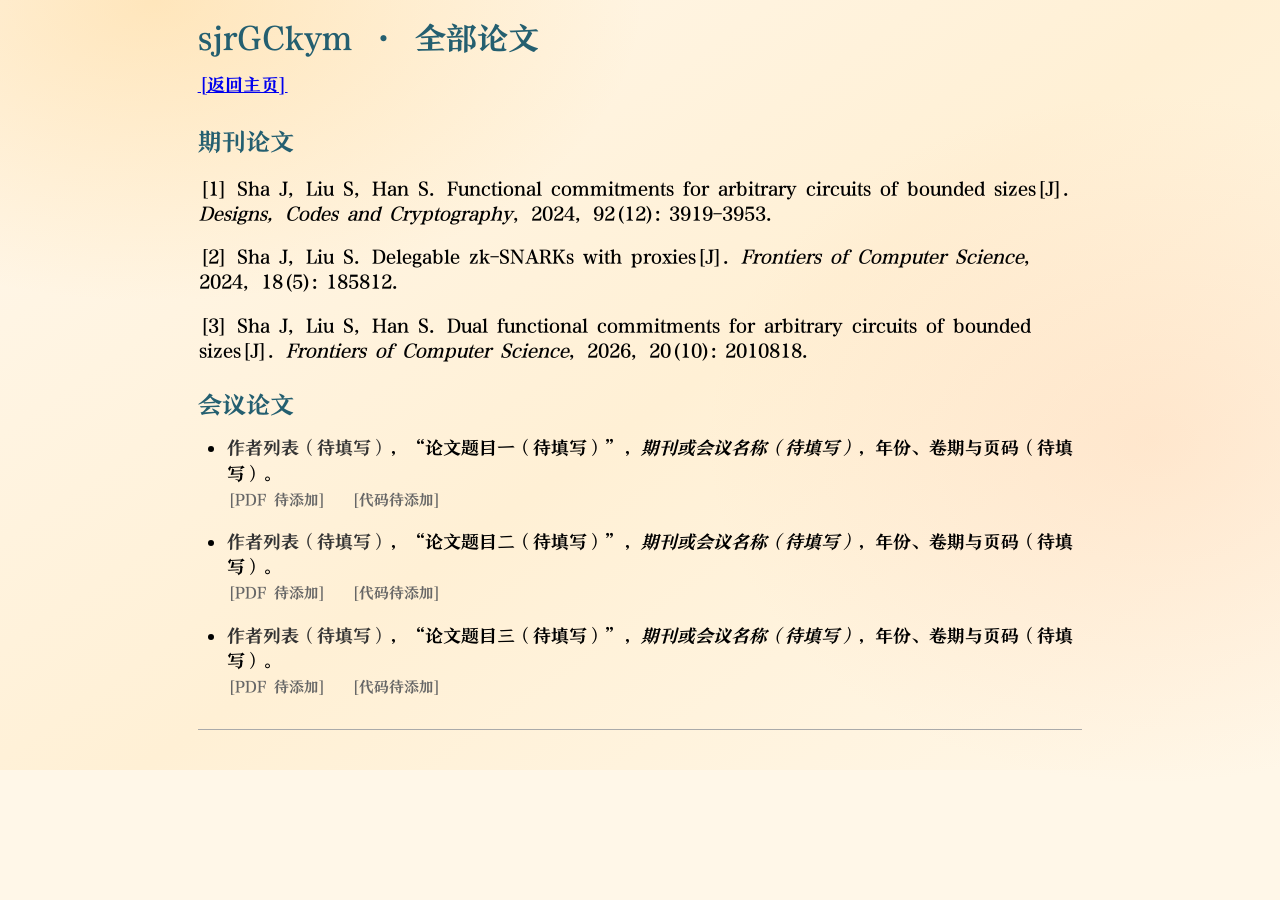
<file: publications.html>
<!doctype html>
<html lang="zh-CN">
<head>
  <meta charset="UTF-8">
  <meta name="viewport" content="width=device-width, initial-scale=1">
  <meta name="description" content="sjrGCkym 的中文学术主页：个人简介、研究方向、论文、教学与学术服务。">
  <title>全部论文 · sjrGCkym</title>
  <link rel="canonical" href="https://sjrgckym.github.io/publications.html">
  <style>
* { box-sizing: border-box; }
html { scroll-padding-top: 16px; }
body { margin: 8px; background: #fff7e8; color: #000; font-family: "Times New Roman", "Songti SC", SimSun, serif; font-size: 18px; line-height: 1.4; }
.page { width: 70%; margin: 18px auto 40px; }
a { color: #0000ee; text-decoration: underline; text-underline-offset: 1px; }
a:visited { color: #0000ee; }
a:hover { color: #c00000; }
a:focus-visible { outline: 2px solid #0000cc; outline-offset: 4px; }
h1, h2, h3, p { margin-top: 0; }
h1 { margin-bottom: 19px; font-size: 32px; line-height: 1.3; font-weight: bold; }
.profile { display: grid; grid-template-columns: 1fr 1fr; align-items: center; gap: 24px; min-height: 360px; padding-bottom: 12px; }
.profile-text { text-align: center; font-family: Arial, "Noto Sans SC", "Microsoft YaHei", sans-serif; font-weight: bold; }
.profile-text p { margin: 16px 0; line-height: 1.4; }
.position { font-size: 22px; }
.affiliation { margin-bottom: 19px !important; }
.portrait { display: block; justify-self: center; width: min(280px, 100%); height: auto; border: 1px solid #c4c4c4; }
.nav { line-height: 1.9; margin: 10px 0 21px; font-size: 16px; font-weight: bold; text-align: center; }
.nav span { display: inline-block; margin-right: 7px; white-space: nowrap; }
.section { margin-bottom: 25px; }
h2 { margin: 0 0 15px; font-size: 24px; line-height: 1.35; font-weight: bold; }
h3 { margin: 16px 0 8px; font-size: 19px; line-height: 1.45; font-weight: bold; }
p { margin-bottom: 12px; }
ul { padding-left: 28px; margin: 8px 0 13px; }
li { padding-left: 1px; margin-bottom: 7px; }
.publications li { margin-bottom: 18px; }
.placeholder { color: #333; }
.template-note { font-size: 13px; color: #777; margin-top: 11px; }
.section-link { font-size: 17px; font-weight: normal; }
.publication-title { font-weight: normal; }
.paper-links { color: #666; white-space: nowrap; font-size: 15px; }
.subpage-header { margin-bottom: 28px; }
.subpage-header h1 { margin-bottom: 15px; font-size: 31px; }
.subpage-header p { margin-bottom: 8px; }
.student-list { max-width: 770px; }
hr { margin: 30px 0 0; height: 1px; border: 0; background: #aaa; }
.top-rule { margin: 0 0 25px; }
.skip { position: absolute; top: -80px; left: 10px; background: #fff7e8; padding: 6px; }
.skip:focus { top: 10px; }
@media (max-width: 900px) { .page { width: 88%; } }
@media (max-width: 650px) {
  body { font-size: 16px; line-height: 1.7; }
  .page { width: calc(100% - 24px); margin-top: 24px; }
  .profile { grid-template-columns: minmax(0, 1fr) 112px; gap: 20px; min-height: 0; align-items: center; padding-bottom: 10px; }
  h1 { font-size: 29px; }
  .portrait { width: 112px; height: auto; }
  .profile-text { min-width: 0; }
  .profile-text p { font-size: 14px; overflow-wrap: anywhere; }
  .profile-text .position { font-size: 16px; }
  .nav { font-size: 15px; margin-bottom: 22px; }
  .nav span { margin-right: 6px; }
  h2 { font-size: 23px; }
  .section-link { font-size: 15px; }
  ul { padding-left: 22px; }
  .paper-links { white-space: normal; }
}
@media (max-width: 360px) { .profile { gap: 12px; grid-template-columns: minmax(0, 1fr) 88px; } .portrait { width: 88px; height: auto; } h1 { font-size: 25px; } }
@media print { body { font-size: 12pt; } .page { width: 100%; margin: 0; } .nav, .skip { display: none; } .section { break-inside: avoid; } a { color: #111; } }
</style>
  <link rel="stylesheet" href="theme.css">
</head>
<body>
  <a class="skip" href="#main">跳到主要内容</a>
  <main class="page" id="main">
  <header class="subpage-header"><h1>sjrGCkym · 全部论文</h1><p><a href="./index.html">[返回主页]</a></p></header>
  <section class="section" aria-labelledby="journal-papers"><h2 id="journal-papers">期刊论文</h2><ol class="publications" style="list-style: none; padding-left: 0;">
  <li>[1] Sha J, Liu S, Han S. Functional commitments for arbitrary circuits of bounded sizes[J]. <em>Designs, Codes and Cryptography</em>, 2024, 92(12): 3919-3953.</li>
  <li>[2] Sha J, Liu S. Delegable zk-SNARKs with proxies[J]. <em>Frontiers of Computer Science</em>, 2024, 18(5): 185812.</li>
  <li>[3] Sha J, Liu S, Han S. Dual functional commitments for arbitrary circuits of bounded sizes[J]. <em>Frontiers of Computer Science</em>, 2026, 20(10): 2010818.</li>
</ol></section>
  <section class="section" aria-labelledby="conference-papers"><h2 id="conference-papers">会议论文</h2><ul class="publications">
  <li><span class="placeholder">作者列表（待填写）</span>，“<span class="publication-title">论文题目一（待填写）</span>”，<em>期刊或会议名称（待填写）</em>，年份、卷期与页码（待填写）。<br><span class="paper-links">[PDF 待添加] &nbsp; [代码待添加]</span></li>
  <li><span class="placeholder">作者列表（待填写）</span>，“<span class="publication-title">论文题目二（待填写）</span>”，<em>期刊或会议名称（待填写）</em>，年份、卷期与页码（待填写）。<br><span class="paper-links">[PDF 待添加] &nbsp; [代码待添加]</span></li>
  <li><span class="placeholder">作者列表（待填写）</span>，“<span class="publication-title">论文题目三（待填写）</span>”，<em>期刊或会议名称（待填写）</em>，年份、卷期与页码（待填写）。<br><span class="paper-links">[PDF 待添加] &nbsp; [代码待添加]</span></li>
</ul></section>
    <hr>
  </main>
</body>
</html>
</file>
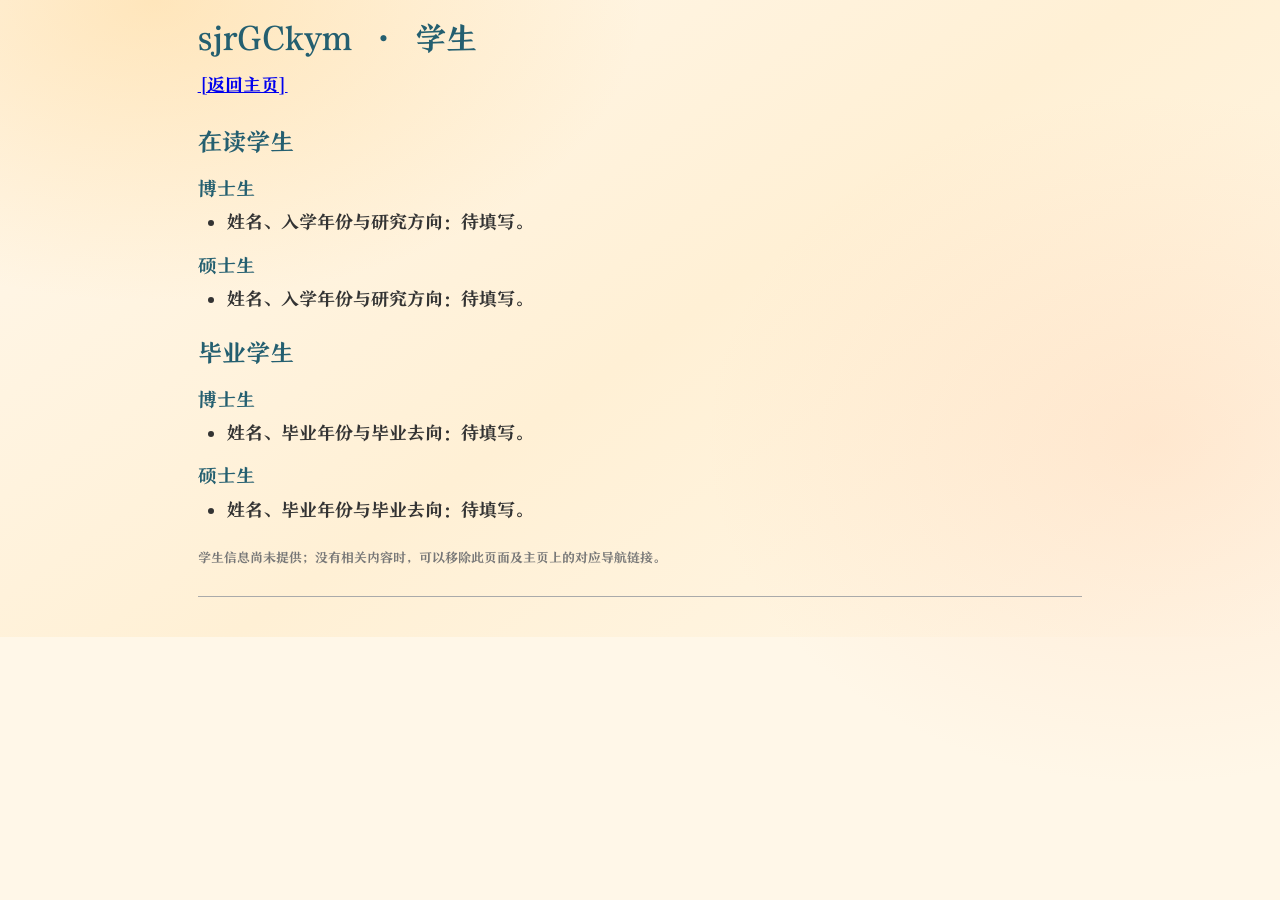
<file: students.html>
<!doctype html>
<html lang="zh-CN">
<head>
  <meta charset="UTF-8">
  <meta name="viewport" content="width=device-width, initial-scale=1">
  <meta name="description" content="sjrGCkym 的中文学术主页：个人简介、研究方向、论文、教学与学术服务。">
  <title>学生 · sjrGCkym</title>
  <link rel="canonical" href="https://sjrgckym.github.io/students.html">
  <style>
* { box-sizing: border-box; }
html { scroll-padding-top: 16px; }
body { margin: 8px; background: #fff7e8; color: #000; font-family: "Times New Roman", "Songti SC", SimSun, serif; font-size: 18px; line-height: 1.4; }
.page { width: 70%; margin: 18px auto 40px; }
a { color: #0000ee; text-decoration: underline; text-underline-offset: 1px; }
a:visited { color: #0000ee; }
a:hover { color: #c00000; }
a:focus-visible { outline: 2px solid #0000cc; outline-offset: 4px; }
h1, h2, h3, p { margin-top: 0; }
h1 { margin-bottom: 19px; font-size: 32px; line-height: 1.3; font-weight: bold; }
.profile { display: grid; grid-template-columns: 1fr 1fr; align-items: center; gap: 24px; min-height: 360px; padding-bottom: 12px; }
.profile-text { text-align: center; font-family: Arial, "Noto Sans SC", "Microsoft YaHei", sans-serif; font-weight: bold; }
.profile-text p { margin: 16px 0; line-height: 1.4; }
.position { font-size: 22px; }
.affiliation { margin-bottom: 19px !important; }
.portrait { display: block; justify-self: center; width: min(280px, 100%); height: auto; border: 1px solid #c4c4c4; }
.nav { line-height: 1.9; margin: 10px 0 21px; font-size: 16px; font-weight: bold; text-align: center; }
.nav span { display: inline-block; margin-right: 7px; white-space: nowrap; }
.section { margin-bottom: 25px; }
h2 { margin: 0 0 15px; font-size: 24px; line-height: 1.35; font-weight: bold; }
h3 { margin: 16px 0 8px; font-size: 19px; line-height: 1.45; font-weight: bold; }
p { margin-bottom: 12px; }
ul { padding-left: 28px; margin: 8px 0 13px; }
li { padding-left: 1px; margin-bottom: 7px; }
.publications li { margin-bottom: 18px; }
.placeholder { color: #333; }
.template-note { font-size: 13px; color: #777; margin-top: 11px; }
.section-link { font-size: 17px; font-weight: normal; }
.publication-title { font-weight: normal; }
.paper-links { color: #666; white-space: nowrap; font-size: 15px; }
.subpage-header { margin-bottom: 28px; }
.subpage-header h1 { margin-bottom: 15px; font-size: 31px; }
.subpage-header p { margin-bottom: 8px; }
.student-list { max-width: 770px; }
hr { margin: 30px 0 0; height: 1px; border: 0; background: #aaa; }
.top-rule { margin: 0 0 25px; }
.skip { position: absolute; top: -80px; left: 10px; background: #fff7e8; padding: 6px; }
.skip:focus { top: 10px; }
@media (max-width: 900px) { .page { width: 88%; } }
@media (max-width: 650px) {
  body { font-size: 16px; line-height: 1.7; }
  .page { width: calc(100% - 24px); margin-top: 24px; }
  .profile { grid-template-columns: minmax(0, 1fr) 112px; gap: 20px; min-height: 0; align-items: center; padding-bottom: 10px; }
  h1 { font-size: 29px; }
  .portrait { width: 112px; height: auto; }
  .profile-text { min-width: 0; }
  .profile-text p { font-size: 14px; overflow-wrap: anywhere; }
  .profile-text .position { font-size: 16px; }
  .nav { font-size: 15px; margin-bottom: 22px; }
  .nav span { margin-right: 6px; }
  h2 { font-size: 23px; }
  .section-link { font-size: 15px; }
  ul { padding-left: 22px; }
  .paper-links { white-space: normal; }
}
@media (max-width: 360px) { .profile { gap: 12px; grid-template-columns: minmax(0, 1fr) 88px; } .portrait { width: 88px; height: auto; } h1 { font-size: 25px; } }
@media print { body { font-size: 12pt; } .page { width: 100%; margin: 0; } .nav, .skip { display: none; } .section { break-inside: avoid; } a { color: #111; } }
</style>
  <link rel="stylesheet" href="theme.css">
</head>
<body>
  <a class="skip" href="#main">跳到主要内容</a>
  <main class="page" id="main">
  <header class="subpage-header"><h1>sjrGCkym · 学生</h1><p><a href="./index.html">[返回主页]</a></p></header>
  <section class="section student-list" aria-labelledby="current-students"><h2 id="current-students">在读学生</h2><h3>博士生</h3><ul><li class="placeholder">姓名、入学年份与研究方向：待填写。</li></ul><h3>硕士生</h3><ul><li class="placeholder">姓名、入学年份与研究方向：待填写。</li></ul></section>
  <section class="section student-list" aria-labelledby="graduated-students"><h2 id="graduated-students">毕业学生</h2><h3>博士生</h3><ul><li class="placeholder">姓名、毕业年份与毕业去向：待填写。</li></ul><h3>硕士生</h3><ul><li class="placeholder">姓名、毕业年份与毕业去向：待填写。</li></ul></section>
  <p class="template-note">学生信息尚未提供；没有相关内容时，可以移除此页面及主页上的对应导航链接。</p>
    <hr>
  </main>
</body>
</html>
</file>
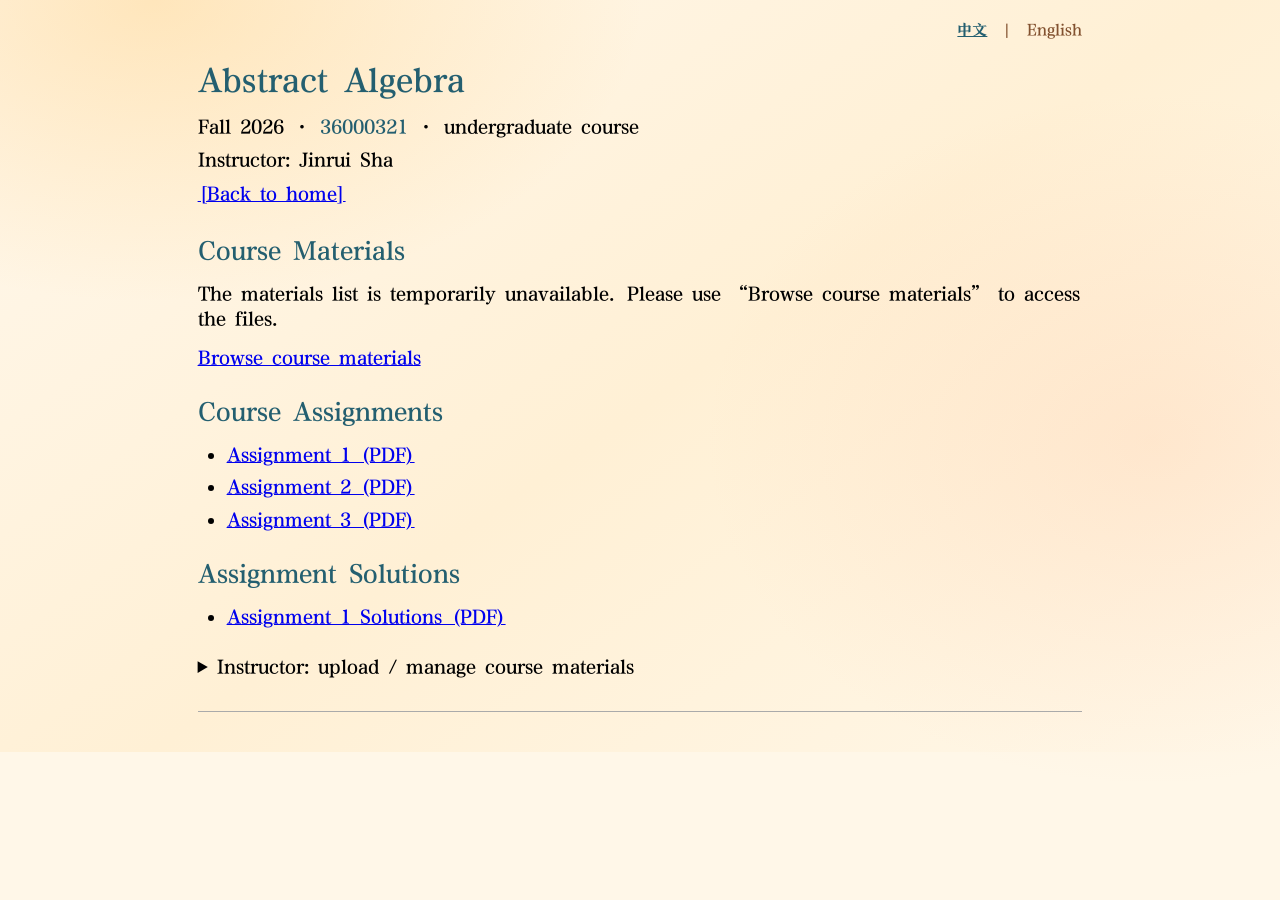
<file: courses/36000321/en.html>
<!doctype html>
<html lang="en">
<head>
  <meta charset="UTF-8">
  <meta name="viewport" content="width=device-width, initial-scale=1">
  <meta name="description" content="Jinrui Sha: biography, research in cryptography, publications, teaching, and academic service.">
  <title>Abstract Algebra · Jinrui Sha</title>
  <link rel="canonical" href="https://sjrgckym.github.io/courses/36000321/en.html">
  <link rel="alternate" hreflang="en" href="https://sjrgckym.github.io/courses/36000321/en.html">
  <link rel="alternate" hreflang="zh-CN" href="https://sjrgckym.github.io/courses/36000321/index.html">
  <style>
* { box-sizing: border-box; }
html { scroll-padding-top: 16px; }
body { margin: 8px; background: #fff7e8; color: #000; font-family: "Times New Roman", "Songti SC", SimSun, serif; font-size: 18px; line-height: 1.4; }
.page { width: 70%; margin: 18px auto 40px; }
a { color: #0000ee; text-decoration: underline; text-underline-offset: 1px; }
a:visited { color: #0000ee; }
a:hover { color: #c00000; }
a:focus-visible { outline: 2px solid #0000cc; outline-offset: 4px; }
h1, h2, h3, p { margin-top: 0; }
h1 { margin-bottom: 19px; font-size: 32px; line-height: 1.3; font-weight: bold; }
.profile { display: grid; grid-template-columns: 1fr 1fr; align-items: center; gap: 24px; min-height: 360px; padding-bottom: 12px; }
.profile-text { text-align: center; font-family: Arial, "Noto Sans SC", "Microsoft YaHei", sans-serif; font-weight: bold; }
.profile-text p { margin: 16px 0; line-height: 1.4; }
.position { font-size: 22px; }
.affiliation { margin-bottom: 19px !important; }
.portrait { display: block; justify-self: center; width: min(280px, 100%); height: auto; border: 1px solid #c4c4c4; }
.nav { line-height: 1.9; margin: 10px 0 21px; font-size: 16px; font-weight: bold; text-align: center; }
.nav span { display: inline-block; margin-right: 7px; white-space: nowrap; }
.section { margin-bottom: 25px; }
h2 { margin: 0 0 15px; font-size: 24px; line-height: 1.35; font-weight: bold; }
h3 { margin: 16px 0 8px; font-size: 19px; line-height: 1.45; font-weight: bold; }
p { margin-bottom: 12px; }
ul { padding-left: 28px; margin: 8px 0 13px; }
li { padding-left: 1px; margin-bottom: 7px; }
.publications li { margin-bottom: 18px; }
.placeholder { color: #333; }
.template-note { font-size: 13px; color: #777; margin-top: 11px; }
.section-link { font-size: 17px; font-weight: normal; }
.publication-title { font-weight: normal; }
.paper-links { color: #666; white-space: nowrap; font-size: 15px; }
.subpage-header { margin-bottom: 28px; }
.subpage-header h1 { margin-bottom: 15px; font-size: 31px; }
.subpage-header p { margin-bottom: 8px; }
.student-list { max-width: 770px; }
hr { margin: 30px 0 0; height: 1px; border: 0; background: #aaa; }
.top-rule { margin: 0 0 25px; }
.skip { position: absolute; top: -80px; left: 10px; background: #fff7e8; padding: 6px; }
.skip:focus { top: 10px; }
@media (max-width: 900px) { .page { width: 88%; } }
@media (max-width: 650px) {
  body { font-size: 16px; line-height: 1.7; }
  .page { width: calc(100% - 24px); margin-top: 24px; }
  .profile { grid-template-columns: minmax(0, 1fr) 112px; gap: 20px; min-height: 0; align-items: center; padding-bottom: 10px; }
  h1 { font-size: 29px; }
  .portrait { width: 112px; height: auto; }
  .profile-text { min-width: 0; }
  .profile-text p { font-size: 14px; overflow-wrap: anywhere; }
  .profile-text .position { font-size: 16px; }
  .nav { font-size: 15px; margin-bottom: 22px; }
  .nav span { margin-right: 6px; }
  h2 { font-size: 23px; }
  .section-link { font-size: 15px; }
  ul { padding-left: 22px; }
  .paper-links { white-space: normal; }
}
@media (max-width: 360px) { .profile { gap: 12px; grid-template-columns: minmax(0, 1fr) 88px; } .portrait { width: 88px; height: auto; } h1 { font-size: 25px; } }
@media print { body { font-size: 12pt; } .page { width: 100%; margin: 0; } .nav, .skip { display: none; } .section { break-inside: avoid; } a { color: #111; } }

.language-switch { margin: 0 0 18px; text-align: right; font-size: 15px; line-height: 1.6; color: #82512f; }
.language-switch a, .language-switch a:visited { color: #245f70; }
.language-switch a:hover { color: #a45628; }
@media print { .language-switch { display: none; } }
</style>
  <link rel="stylesheet" href="../../theme.css">
</head>
<body>
  <a class="skip" href="#main">Skip to main content</a>
  <main class="page" id="main"><nav class="language-switch" aria-label="Language">
    <a href="./index.html" lang="zh-CN" hreflang="zh-CN">中文</a> &nbsp;|&nbsp; <span lang="en" aria-current="page">English</span>
  </nav>
  <header class="subpage-header">
    <h1>Abstract Algebra</h1>
    <p>Fall 2026 · <strong>36000321</strong> · undergraduate course</p>
    <p>Instructor: Jinrui Sha</p>
    <p><a href="../../en.html#teaching">[Back to home]</a></p>
  </header>
  <section class="section" aria-labelledby="materials-title">
    <h2 id="materials-title">Course Materials</h2>
    <p id="materials-status" role="status" aria-live="polite">Course materials are available through the link below.</p>
    <ul id="materials-list"></ul>
    <p><a href="https://github.com/sjrGCkym/sjrGCkym.github.io/tree/master/courses/36000321" target="_blank" rel="noopener noreferrer">Browse course materials</a></p>
    <noscript><p>JavaScript is disabled. Please open the course directory to access the files.</p></noscript>
  </section>
  <section class="section" id="assignments" aria-labelledby="assignments-title">
    <h2 id="assignments-title">Course Assignments</h2>
    <ul>
      <li><a href="./assignments/%E8%BF%91%E4%B8%96%E4%BB%A3%E6%95%B0%E4%BD%9C%E4%B8%9A1.pdf" download="近世代数作业1.pdf">Assignment 1 (PDF)</a></li>
      <li><a href="./assignments/%E8%BF%91%E4%B8%96%E4%BB%A3%E6%95%B0%E4%BD%9C%E4%B8%9A2.pdf" download="近世代数作业2.pdf">Assignment 2 (PDF)</a></li>
      <li><a href="./assignments/%E8%BF%91%E4%B8%96%E4%BB%A3%E6%95%B0%E4%BD%9C%E4%B8%9A3.pdf" download="近世代数作业3.pdf">Assignment 3 (PDF)</a></li>
    </ul>
  </section>
  <section class="section" id="answers" aria-labelledby="answers-title">
    <h2 id="answers-title">Assignment Solutions</h2>
    <ul>
      <li><a href="./answers/%E8%BF%91%E4%B8%96%E4%BB%A3%E6%95%B0%E4%BD%9C%E4%B8%9A1%E7%AD%94%E6%A1%88.pdf" download="近世代数作业1答案.pdf">Assignment 1 Solutions (PDF)</a></li>
    </ul>
  </section>
  <details>
    <summary>Instructor: upload / manage course materials</summary>
    <p><a href="https://github.com/sjrGCkym/sjrGCkym.github.io/upload/master/courses/36000321" target="_blank" rel="noopener noreferrer">Upload course materials</a>. After signing in to GitHub, select PPT, PPTX, or PDF files and click Commit changes. The files will appear here after the site is published.</p>
    <p>Use numbered file names, such as “01-Introduction.pptx”, to arrange the materials by chapter. To update a file, upload it again with the same name and commit the change.</p>
  </details>
  <script>
  (async () => {
    const status = window.document.getElementById('materials-status');
    const list = window.document.getElementById('materials-list');
    const controller = new AbortController();
    const timeout = setTimeout(() => controller.abort(), 10000);
    status.textContent = "Loading course materials…";
    try {
      const response = await fetch('https://api.github.com/repos/sjrGCkym/sjrGCkym.github.io/contents/courses/36000321?ref=master', {
        headers: { Accept: 'application/vnd.github+json' },
        signal: controller.signal
      });
      if (!response.ok) throw new Error('Unable to load materials');
      const entries = await response.json();
      if (!Array.isArray(entries)) throw new Error('Unexpected response');
      const files = entries.filter(file => file.type === 'file' && /\.(pptx?|pdf)$/i.test(file.name));
      files.sort((a, b) => a.name.localeCompare(b.name, 'zh-CN', { numeric: true }));
      for (const file of files) {
        const item = window.document.createElement('li');
        const link = window.document.createElement('a');
        link.href = './' + encodeURIComponent(file.name);
        link.textContent = file.name;
        link.setAttribute('download', file.name);
        item.appendChild(link);
        list.appendChild(item);
      }
      status.textContent = files.length ? "Click a file name to download it." : "Course materials have not been uploaded yet.";
    } catch {
      status.textContent = "The materials list is temporarily unavailable. Please use “Browse course materials” to access the files.";
    } finally {
      clearTimeout(timeout);
    }
  })();
  </script>
    <hr>
  </main>
</body>
</html>
</file>
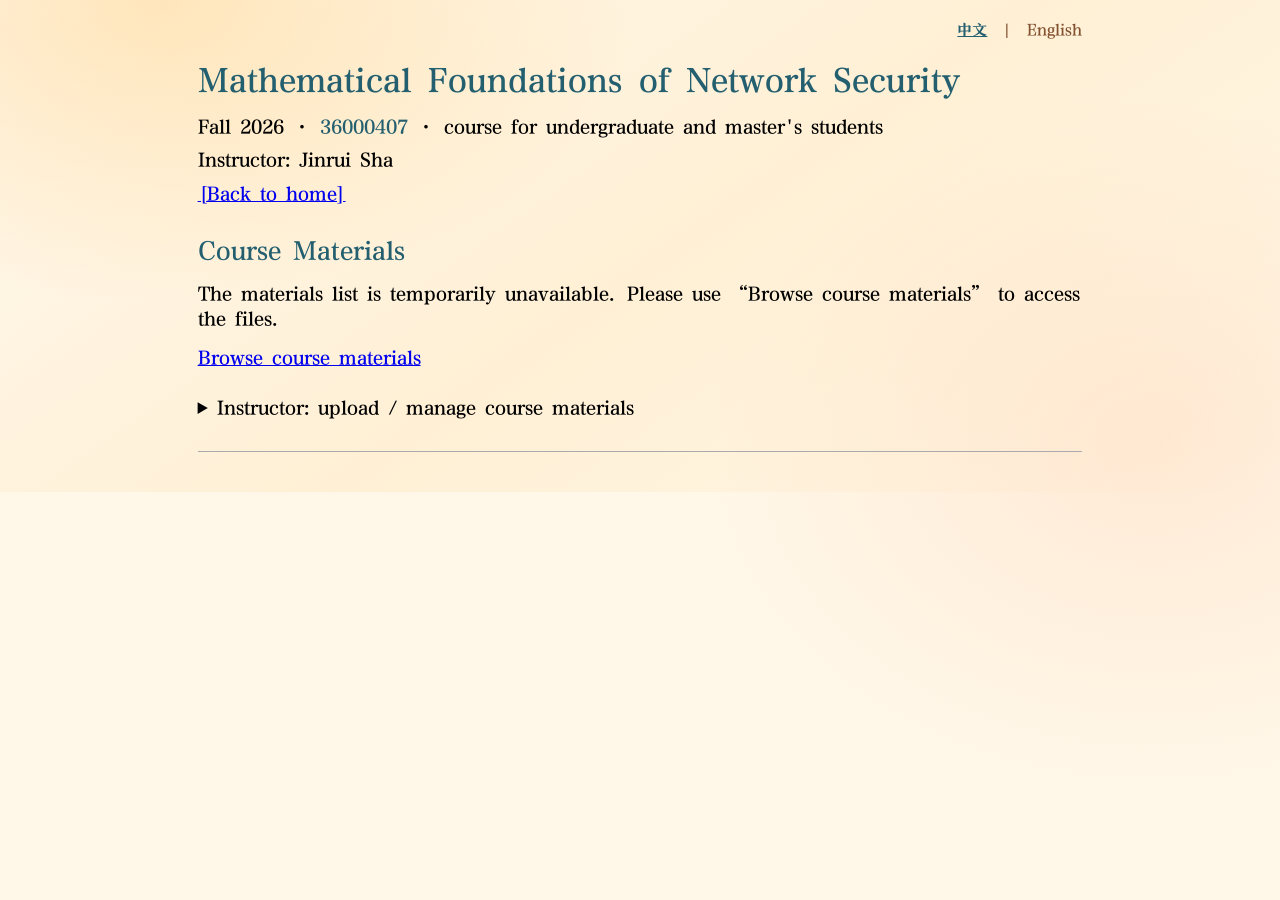
<file: courses/36000407/en.html>
<!doctype html>
<html lang="en">
<head>
  <meta charset="UTF-8">
  <meta name="viewport" content="width=device-width, initial-scale=1">
  <meta name="description" content="Jinrui Sha: biography, research in cryptography, publications, teaching, and academic service.">
  <title>Mathematical Foundations of Network Security · Jinrui Sha</title>
  <link rel="canonical" href="https://sjrgckym.github.io/courses/36000407/en.html">
  <link rel="alternate" hreflang="en" href="https://sjrgckym.github.io/courses/36000407/en.html">
  <link rel="alternate" hreflang="zh-CN" href="https://sjrgckym.github.io/courses/36000407/index.html">
  <style>
* { box-sizing: border-box; }
html { scroll-padding-top: 16px; }
body { margin: 8px; background: #fff7e8; color: #000; font-family: "Times New Roman", "Songti SC", SimSun, serif; font-size: 18px; line-height: 1.4; }
.page { width: 70%; margin: 18px auto 40px; }
a { color: #0000ee; text-decoration: underline; text-underline-offset: 1px; }
a:visited { color: #0000ee; }
a:hover { color: #c00000; }
a:focus-visible { outline: 2px solid #0000cc; outline-offset: 4px; }
h1, h2, h3, p { margin-top: 0; }
h1 { margin-bottom: 19px; font-size: 32px; line-height: 1.3; font-weight: bold; }
.profile { display: grid; grid-template-columns: 1fr 1fr; align-items: center; gap: 24px; min-height: 360px; padding-bottom: 12px; }
.profile-text { text-align: center; font-family: Arial, "Noto Sans SC", "Microsoft YaHei", sans-serif; font-weight: bold; }
.profile-text p { margin: 16px 0; line-height: 1.4; }
.position { font-size: 22px; }
.affiliation { margin-bottom: 19px !important; }
.portrait { display: block; justify-self: center; width: min(280px, 100%); height: auto; border: 1px solid #c4c4c4; }
.nav { line-height: 1.9; margin: 10px 0 21px; font-size: 16px; font-weight: bold; text-align: center; }
.nav span { display: inline-block; margin-right: 7px; white-space: nowrap; }
.section { margin-bottom: 25px; }
h2 { margin: 0 0 15px; font-size: 24px; line-height: 1.35; font-weight: bold; }
h3 { margin: 16px 0 8px; font-size: 19px; line-height: 1.45; font-weight: bold; }
p { margin-bottom: 12px; }
ul { padding-left: 28px; margin: 8px 0 13px; }
li { padding-left: 1px; margin-bottom: 7px; }
.publications li { margin-bottom: 18px; }
.placeholder { color: #333; }
.template-note { font-size: 13px; color: #777; margin-top: 11px; }
.section-link { font-size: 17px; font-weight: normal; }
.publication-title { font-weight: normal; }
.paper-links { color: #666; white-space: nowrap; font-size: 15px; }
.subpage-header { margin-bottom: 28px; }
.subpage-header h1 { margin-bottom: 15px; font-size: 31px; }
.subpage-header p { margin-bottom: 8px; }
.student-list { max-width: 770px; }
hr { margin: 30px 0 0; height: 1px; border: 0; background: #aaa; }
.top-rule { margin: 0 0 25px; }
.skip { position: absolute; top: -80px; left: 10px; background: #fff7e8; padding: 6px; }
.skip:focus { top: 10px; }
@media (max-width: 900px) { .page { width: 88%; } }
@media (max-width: 650px) {
  body { font-size: 16px; line-height: 1.7; }
  .page { width: calc(100% - 24px); margin-top: 24px; }
  .profile { grid-template-columns: minmax(0, 1fr) 112px; gap: 20px; min-height: 0; align-items: center; padding-bottom: 10px; }
  h1 { font-size: 29px; }
  .portrait { width: 112px; height: auto; }
  .profile-text { min-width: 0; }
  .profile-text p { font-size: 14px; overflow-wrap: anywhere; }
  .profile-text .position { font-size: 16px; }
  .nav { font-size: 15px; margin-bottom: 22px; }
  .nav span { margin-right: 6px; }
  h2 { font-size: 23px; }
  .section-link { font-size: 15px; }
  ul { padding-left: 22px; }
  .paper-links { white-space: normal; }
}
@media (max-width: 360px) { .profile { gap: 12px; grid-template-columns: minmax(0, 1fr) 88px; } .portrait { width: 88px; height: auto; } h1 { font-size: 25px; } }
@media print { body { font-size: 12pt; } .page { width: 100%; margin: 0; } .nav, .skip { display: none; } .section { break-inside: avoid; } a { color: #111; } }

.language-switch { margin: 0 0 18px; text-align: right; font-size: 15px; line-height: 1.6; color: #82512f; }
.language-switch a, .language-switch a:visited { color: #245f70; }
.language-switch a:hover { color: #a45628; }
@media print { .language-switch { display: none; } }
</style>
  <link rel="stylesheet" href="../../theme.css">
</head>
<body>
  <a class="skip" href="#main">Skip to main content</a>
  <main class="page" id="main"><nav class="language-switch" aria-label="Language">
    <a href="./index.html" lang="zh-CN" hreflang="zh-CN">中文</a> &nbsp;|&nbsp; <span lang="en" aria-current="page">English</span>
  </nav>
  <header class="subpage-header">
    <h1>Mathematical Foundations of Network Security</h1>
    <p>Fall 2026 · <strong>36000407</strong> · course for undergraduate and master&#39;s students</p>
    <p>Instructor: Jinrui Sha</p>
    <p><a href="../../en.html#teaching">[Back to home]</a></p>
  </header>
  <section class="section" aria-labelledby="materials-title">
    <h2 id="materials-title">Course Materials</h2>
    <p id="materials-status" role="status" aria-live="polite">Course materials are available through the link below.</p>
    <ul id="materials-list"></ul>
    <p><a href="https://github.com/sjrGCkym/sjrGCkym.github.io/tree/master/courses/36000407" target="_blank" rel="noopener noreferrer">Browse course materials</a></p>
    <noscript><p>JavaScript is disabled. Please open the course directory to access the files.</p></noscript>
  </section>
  <details>
    <summary>Instructor: upload / manage course materials</summary>
    <p><a href="https://github.com/sjrGCkym/sjrGCkym.github.io/upload/master/courses/36000407" target="_blank" rel="noopener noreferrer">Upload course materials</a>. After signing in to GitHub, select PPT, PPTX, or PDF files and click Commit changes. The files will appear here after the site is published.</p>
    <p>Use numbered file names, such as “01-Introduction.pptx”, to arrange the materials by chapter. To update a file, upload it again with the same name and commit the change.</p>
  </details>
  <script>
  (async () => {
    const status = window.document.getElementById('materials-status');
    const list = window.document.getElementById('materials-list');
    const controller = new AbortController();
    const timeout = setTimeout(() => controller.abort(), 10000);
    status.textContent = "Loading course materials…";
    try {
      const response = await fetch('https://api.github.com/repos/sjrGCkym/sjrGCkym.github.io/contents/courses/36000407?ref=master', {
        headers: { Accept: 'application/vnd.github+json' },
        signal: controller.signal
      });
      if (!response.ok) throw new Error('Unable to load materials');
      const entries = await response.json();
      if (!Array.isArray(entries)) throw new Error('Unexpected response');
      const files = entries.filter(file => file.type === 'file' && /\.(pptx?|pdf)$/i.test(file.name));
      files.sort((a, b) => a.name.localeCompare(b.name, 'zh-CN', { numeric: true }));
      for (const file of files) {
        const item = window.document.createElement('li');
        const link = window.document.createElement('a');
        link.href = './' + encodeURIComponent(file.name);
        link.textContent = file.name;
        link.setAttribute('download', file.name);
        item.appendChild(link);
        list.appendChild(item);
      }
      status.textContent = files.length ? "Click a file name to download it." : "Course materials have not been uploaded yet.";
    } catch {
      status.textContent = "The materials list is temporarily unavailable. Please use “Browse course materials” to access the files.";
    } finally {
      clearTimeout(timeout);
    }
  })();
  </script>
    <hr>
  </main>
</body>
</html>
</file>
<file: theme.css>
/* 浅橙金背景：柔和的暖色渐变与橙金、蜜桃色柔光。 */
@font-face {
  font-family: "FZ YanSong SC";
  src: url("./fz-yansong-sc.woff2") format("woff2");
  font-weight: 400;
  font-style: normal;
  font-display: swap;
}
body, .profile-text {
  font-family: "FZ YanSong SC", "Songti SC", SimSun, "Noto Serif CJK SC", "Times New Roman", serif;
}
body, h1, h2, h3, h4, h5, h6, .profile-text, .nav, strong, b {
  font-weight: 400;
}
h1, h2, h3, h4, h5, h6, strong, b, .nav, .nav a, .nav a:visited {
  color: #245f70;
}
.profile-text, .profile-text h1, .profile-text a, .profile-text a:visited {
  color: #82512f;
}
.profile-text a:hover, .nav a:hover { color: #a45628; }
body {
  background-color: #fff7e8;
  background-image:
    radial-gradient(ellipse 680px 420px at 12% 0,
      rgba(255, 190, 80, .30), transparent 72%),
    radial-gradient(ellipse 620px 480px at 90% 440px,
      rgba(255, 186, 145, .22), transparent 72%),
    linear-gradient(145deg, #fff8ed 0%, #fff0d5 52%, #fff7e8 100%);
  background-size: 100% 1100px, 100% 1100px, 100% 100%;
  background-repeat: no-repeat;
  background-attachment: scroll;
}
.skip { background: #fff7e8; }
@media print { body { background: #fff; } }
</file>
